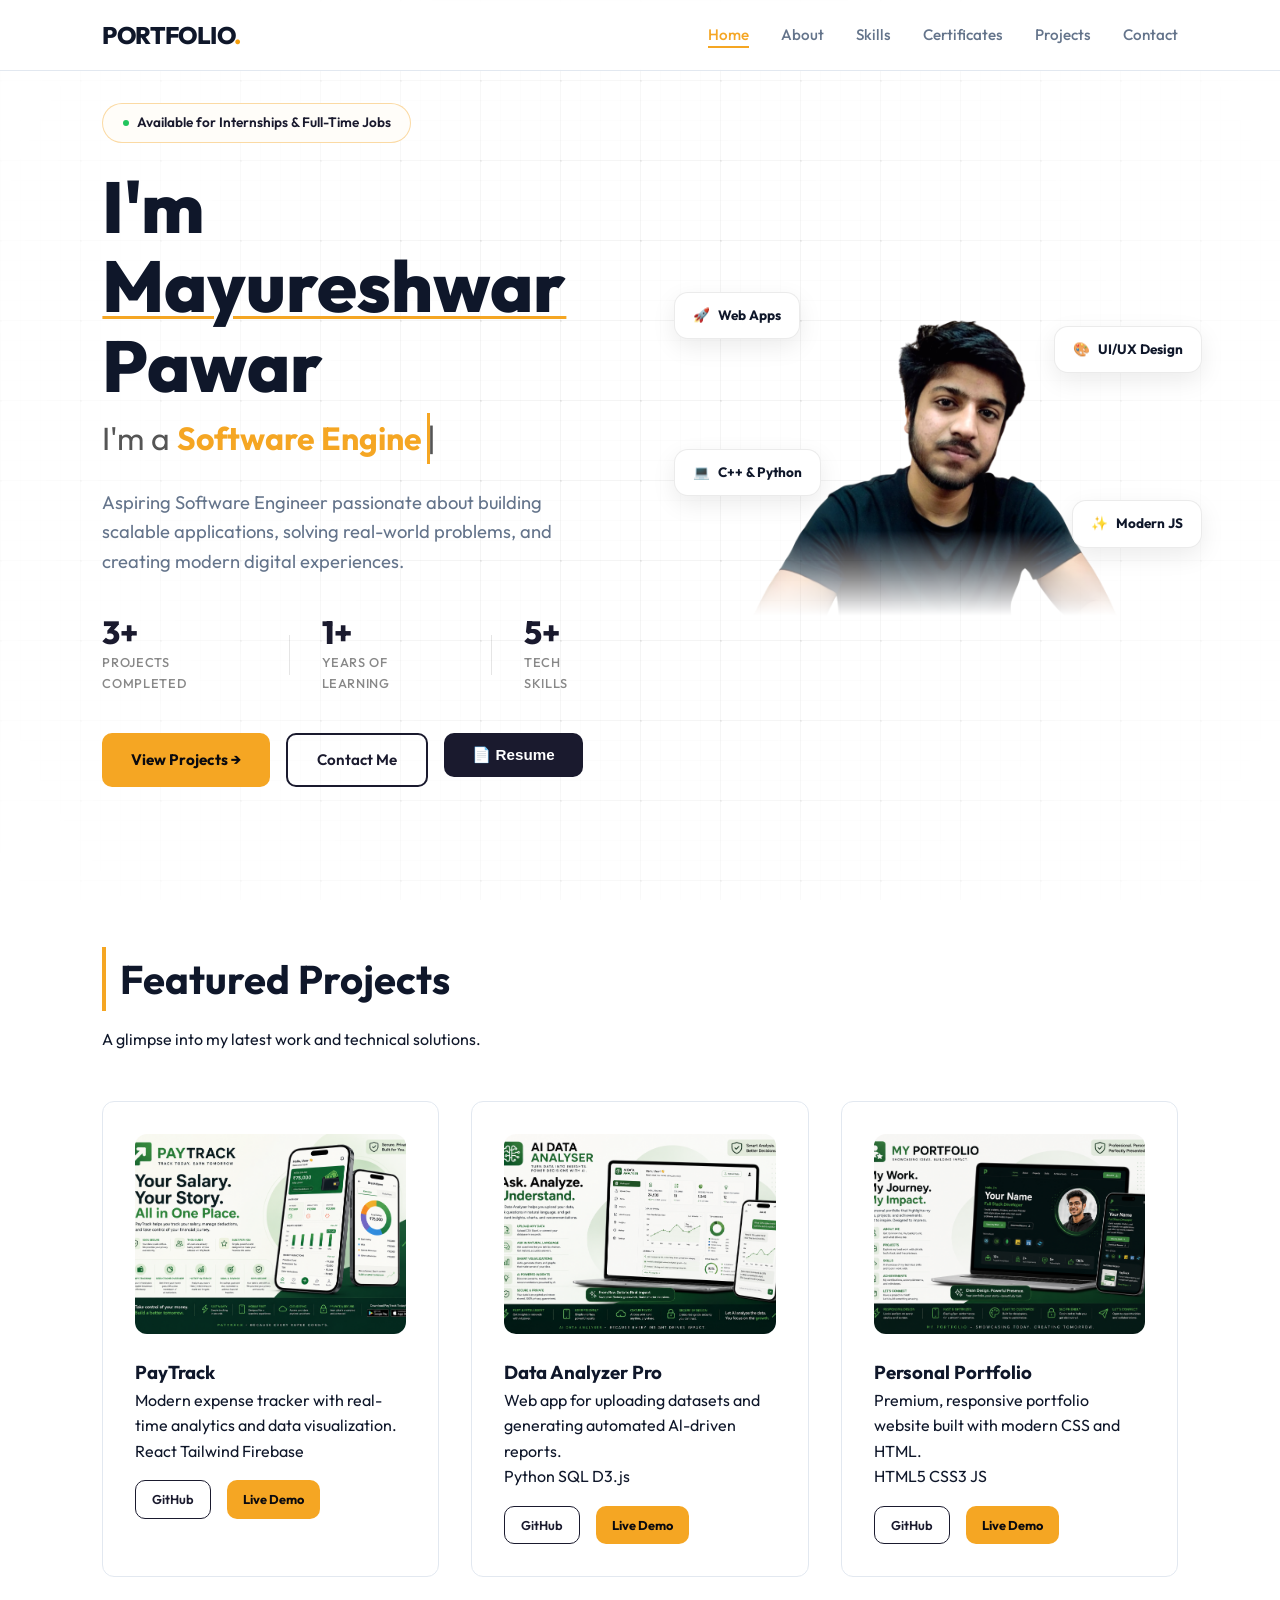
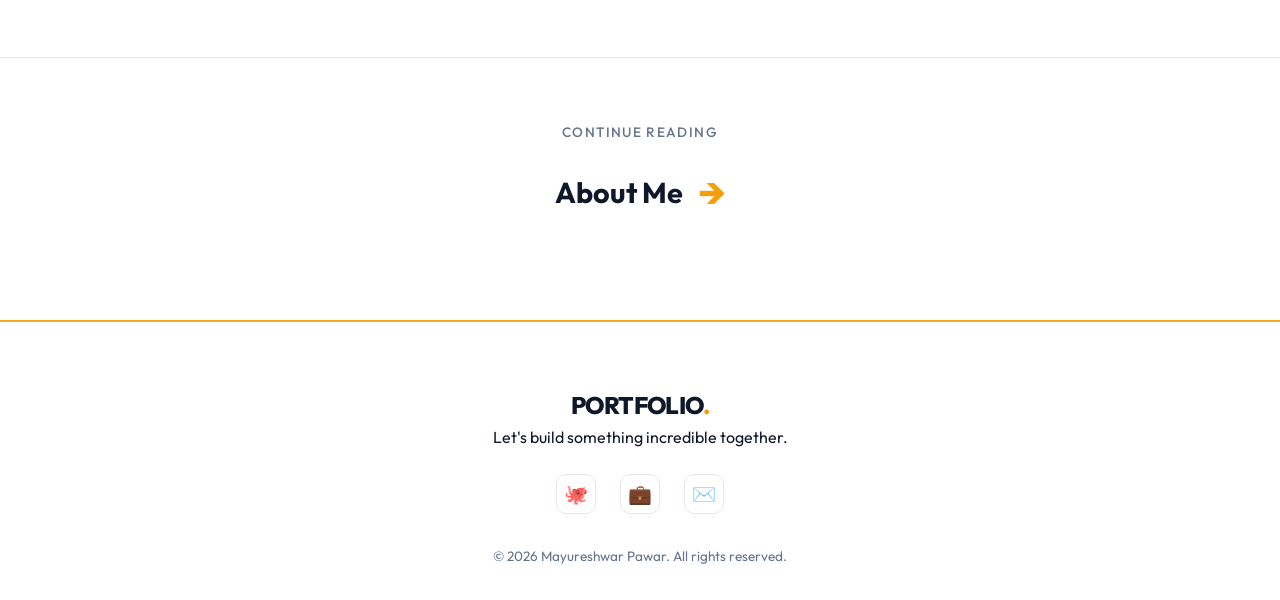
<file: index.html>
<!DOCTYPE html>
<html lang="en">
<head>
  <meta charset="UTF-8">
  <meta name="viewport" content="width=device-width, initial-scale=1.0">
  <title>Mayureshwar Pawar | Software Engineer</title>
  <link rel="stylesheet" href="style.css">
</head>
<body>

<header>
  <div class="logo">PORTFOLIO<span>.</span></div>
  <nav>
    <ul>
      <li><a href="index.html" class="nav-link active">Home</a></li>
      <li><a href="aboutme.html" class="nav-link">About</a></li>
      <li><a href="skills.html" class="nav-link">Skills</a></li>
      <li><a href="certificates.html" class="nav-link">Certificates</a></li>
      <li><a href="project.html" class="nav-link">Projects</a></li>
      <li><a href="contact.html" class="nav-link">Contact</a></li>
    </ul>
  </nav>
</header>

<main>
  <section class="hero">
    <div class="hero-content animate-fade-in">
      <span class="hero-tag">Available for Internships & Full-Time Jobs</span>
      <h1>I'm <span class="highlight-name">Mayureshwar</span> Pawar</h1>
      <div class="typing-container">
        I'm a <span id="typing-text"></span><span class="cursor">|</span>
      </div>
      <p>Aspiring Software Engineer passionate about building scalable applications, solving real-world problems, and creating modern digital experiences.</p>
      
      <div class="stats-row">
        <div class="stat-item">
          <span class="stat-num">3+</span>
          <span class="stat-label">Projects Completed</span>
        </div>
        <div class="stat-divider"></div>
        <div class="stat-item">
          <span class="stat-num">1+</span>
          <span class="stat-label">Years of Learning</span>
        </div>
        <div class="stat-divider"></div>
        <div class="stat-item">
          <span class="stat-num">5+</span>
          <span class="stat-label">Tech Skills</span>
        </div>
      </div>

      <div class="btn-group">
        <a href="project.html" class="btn btn-primary">View Projects →</a>
        <a href="contact.html" class="btn btn-secondary">Contact Me</a>
        <div class="resume-btn-container">
          <button class="btn btn-resume" type="button">📄 Resume</button>
          <div class="resume-hover-options">
            <a href="./Mayureshwar_Pawar_CV (1).pdf" target="_blank" class="resume-opt-btn view-opt" id="viewResumeLink">👁️ View</a>
            <a href="./Mayureshwar_Pawar_CV (1).pdf" download class="resume-opt-btn download-opt">↓ Download</a>
          </div>
        </div>
      </div>
    </div>
    <div class="hero-image animate-fade-in">
      <div class="cutout-container">
        <img src="i1-Photoroom.png" alt="Mayureshwar Pawar" class="photo-cutout">
        
        <div class="float-badge b1" style="animation-delay: 0s;">
          <span>🚀</span> Web Apps
        </div>
        <div class="float-badge b2" style="animation-delay: 0.8s;">
          <span>🎨</span> UI/UX Design
        </div>
        <div class="float-badge b3" style="animation-delay: 1.6s;">
          <span>💻</span> C++ & Python
        </div>
        <div class="float-badge b4" style="animation-delay: 2.4s;">
          <span>✨</span> Modern JS
        </div>
      </div>
    </div>
  </section>

  <section class="featured-projects">
    <div class="section-header">
      <h2>Featured Projects</h2>
      <p>A glimpse into my latest work and technical solutions.</p>
    </div>
    <div class="grid-3">
      <div class="card-premium project-card">
        <div class="project-img">
          <img src="paytrackposter.png" alt="PayTrack">
        </div>
        <div class="project-info">
          <h3>PayTrack</h3>
          <p>Modern expense tracker with real-time analytics and data visualization.</p>
          <div class="tag-list">
            <span class="tag">React</span>
            <span class="tag">Tailwind</span>
            <span class="tag">Firebase</span>
          </div>
          <div class="btn-group" style="margin-top: 1rem;">
            <a href="https://github.com/mayureshwar120/PAYTRACK" target="_blank" rel="noopener noreferrer" class="btn btn-secondary project-btn-github">GitHub</a>
            <a href="https://github.com/mayureshwar120/PAYTRACK/releases/download/v1.0/app-debug.apk" target="_blank" rel="noopener noreferrer" class="btn btn-primary project-btn-live">Live Demo</a>
          </div>
        </div>
      </div>
      
      <div class="card-premium project-card">
        <div class="project-img">
          <img src="dataanalyserPoster.png" alt="Data Analyzer Pro">
        </div>
        <div class="project-info">
          <h3>Data Analyzer Pro</h3>
          <p>Web app for uploading datasets and generating automated Al-driven reports.</p>
          <div class="tag-list">
            <span class="tag">Python</span>
            <span class="tag">SQL</span>
            <span class="tag">D3.js</span>
          </div>
          <div class="btn-group" style="margin-top: 1rem;">
            <a href="https://github.com/mayureshwar120/DigData" target="_blank" rel="noopener noreferrer" class="btn btn-secondary project-btn-github">GitHub</a>
            <a href="https://dig-data-git-main-mayursakhi6-9313s-projects.vercel.app/" target="_blank" rel="noopener noreferrer" class="btn btn-primary project-btn-live">Live Demo</a>
          </div>
        </div>
      </div>

      <div class="card-premium project-card">
        <div class="project-img">
          <img src="portfolioPoster.png" alt="Personal Portfolio">
        </div>
        <div class="project-info">
          <h3>Personal Portfolio</h3>
          <p>Premium, responsive portfolio website built with modern CSS and HTML.</p>
          <div class="tag-list">
            <span class="tag">HTML5</span>
            <span class="tag">CSS3</span>
            <span class="tag">JS</span>
          </div>
          <div class="btn-group" style="margin-top: 1rem;">
            <a href="https://github.com/mayureshwar120/mayureshwar1_portfolio" target="_blank" rel="noopener noreferrer" class="btn btn-secondary project-btn-github">GitHub</a>
            <a href="https://mayureshwar1-portfolio-4iua7f98r-mayursakhi6-9313s-projects.vercel.app/index.html#" target="_blank" rel="noopener noreferrer" class="btn btn-primary project-btn-live">Live Demo</a>
          </div>
        </div>
      </div>
    </div>
  </section>

  <!-- Next Page Navigation -->
  <section class="next-page-nav animate-fade-in">
    <a href="aboutme.html" class="next-page-link">
      <span class="next-label">Continue reading</span>
      <div class="next-title">About Me <span>→</span></div>
    </a>
  </section>
</main>

<footer>
  <div class="footer-content">
    <div class="logo">PORTFOLIO<span>.</span></div>
    <p>Let's build something incredible together.</p>
    <div class="social-links">
      <a href="https://github.com/mayureshwar120" target="_blank" class="social-icon">🐙</a>
      <a href="https://www.linkedin.com/in/mayureshwar-pawar-181ab7392/" target="_blank" class="social-icon">💼</a>
      <a href="mailto:mayursakhi6@gmail.com" class="social-icon">✉️</a>
    </div>
  </div>
  <p style="font-size: 0.85rem; color: var(--text-muted);">&copy; 2026 Mayureshwar Pawar. All rights reserved.</p>
</footer>

<script>
  const textElement = document.getElementById('typing-text');
  const phrases = ["Software Engineer", "Web Developer", "UI/UX Designer", "Problem Solver"];
  let phraseIndex = 0;
  let charIndex = 0;
  let isDeleting = false;
  let typeSpeed = 100;

  function type() {
    const currentPhrase = phrases[phraseIndex];
    
    if (isDeleting) {
      charIndex--;
      typeSpeed = 50;
    } else {
      charIndex++;
      typeSpeed = 100;
    }

    textElement.textContent = currentPhrase.substring(0, charIndex);

    if (!isDeleting && charIndex === currentPhrase.length) {
      isDeleting = true;
      typeSpeed = 1500; // Pause at end
    } else if (isDeleting && charIndex === 0) {
      isDeleting = false;
      phraseIndex = (phraseIndex + 1) % phrases.length;
      typeSpeed = 500; // Pause before typing next
    }

    setTimeout(type, typeSpeed);
  }

  document.addEventListener('DOMContentLoaded', () => {
    type();

    // Toggle dropdown stay on click
    const resumeBtn = document.querySelector('.btn-resume');
    const resumeContainer = document.querySelector('.resume-btn-container');

    if (resumeBtn && resumeContainer) {
      resumeBtn.addEventListener('click', (e) => {
        e.stopPropagation();
        resumeContainer.classList.toggle('clicked');
      });

      // Close dropdown when clicking outside
      document.addEventListener('click', (e) => {
        if (!resumeContainer.contains(e.target)) {
          resumeContainer.classList.remove('clicked');
        }
      });
    }

    // Modal logic for Resume
    const resumeModal = document.getElementById('resumeModal');
    const resumeFrame = document.getElementById('resumeFrame');
    const viewResumeLink = document.getElementById('viewResumeLink');
    const closeResume = resumeModal ? resumeModal.querySelector('.close-modal') : null;

    if (viewResumeLink && resumeModal && resumeFrame) {
      viewResumeLink.addEventListener('click', (e) => {
        e.preventDefault();
        e.stopPropagation();
        
        // Open modal
        resumeFrame.src = viewResumeLink.getAttribute('href');
        resumeModal.style.display = 'flex';
        document.body.style.overflow = 'hidden';
      });
    }

    if (closeResume && resumeModal && resumeFrame) {
      closeResume.onclick = function() {
        resumeModal.style.display = 'none';
        resumeFrame.src = '';
        document.body.style.overflow = 'auto';
      }
    }

    window.addEventListener('click', (event) => {
      if (event.target == resumeModal) {
        resumeModal.style.display = 'none';
        resumeFrame.src = '';
        document.body.style.overflow = 'auto';
      }
    });
  });
</script>

<!-- Resume Modal -->
<div id="resumeModal" class="modal">
  <div class="modal-content">
    <span class="close-modal">&times;</span>
    <iframe id="resumeFrame" src="" frameborder="0" style="width: 100%; height: 80vh; border-radius: 10px;"></iframe>
  </div>
</div>

</body>
</html>
</file>
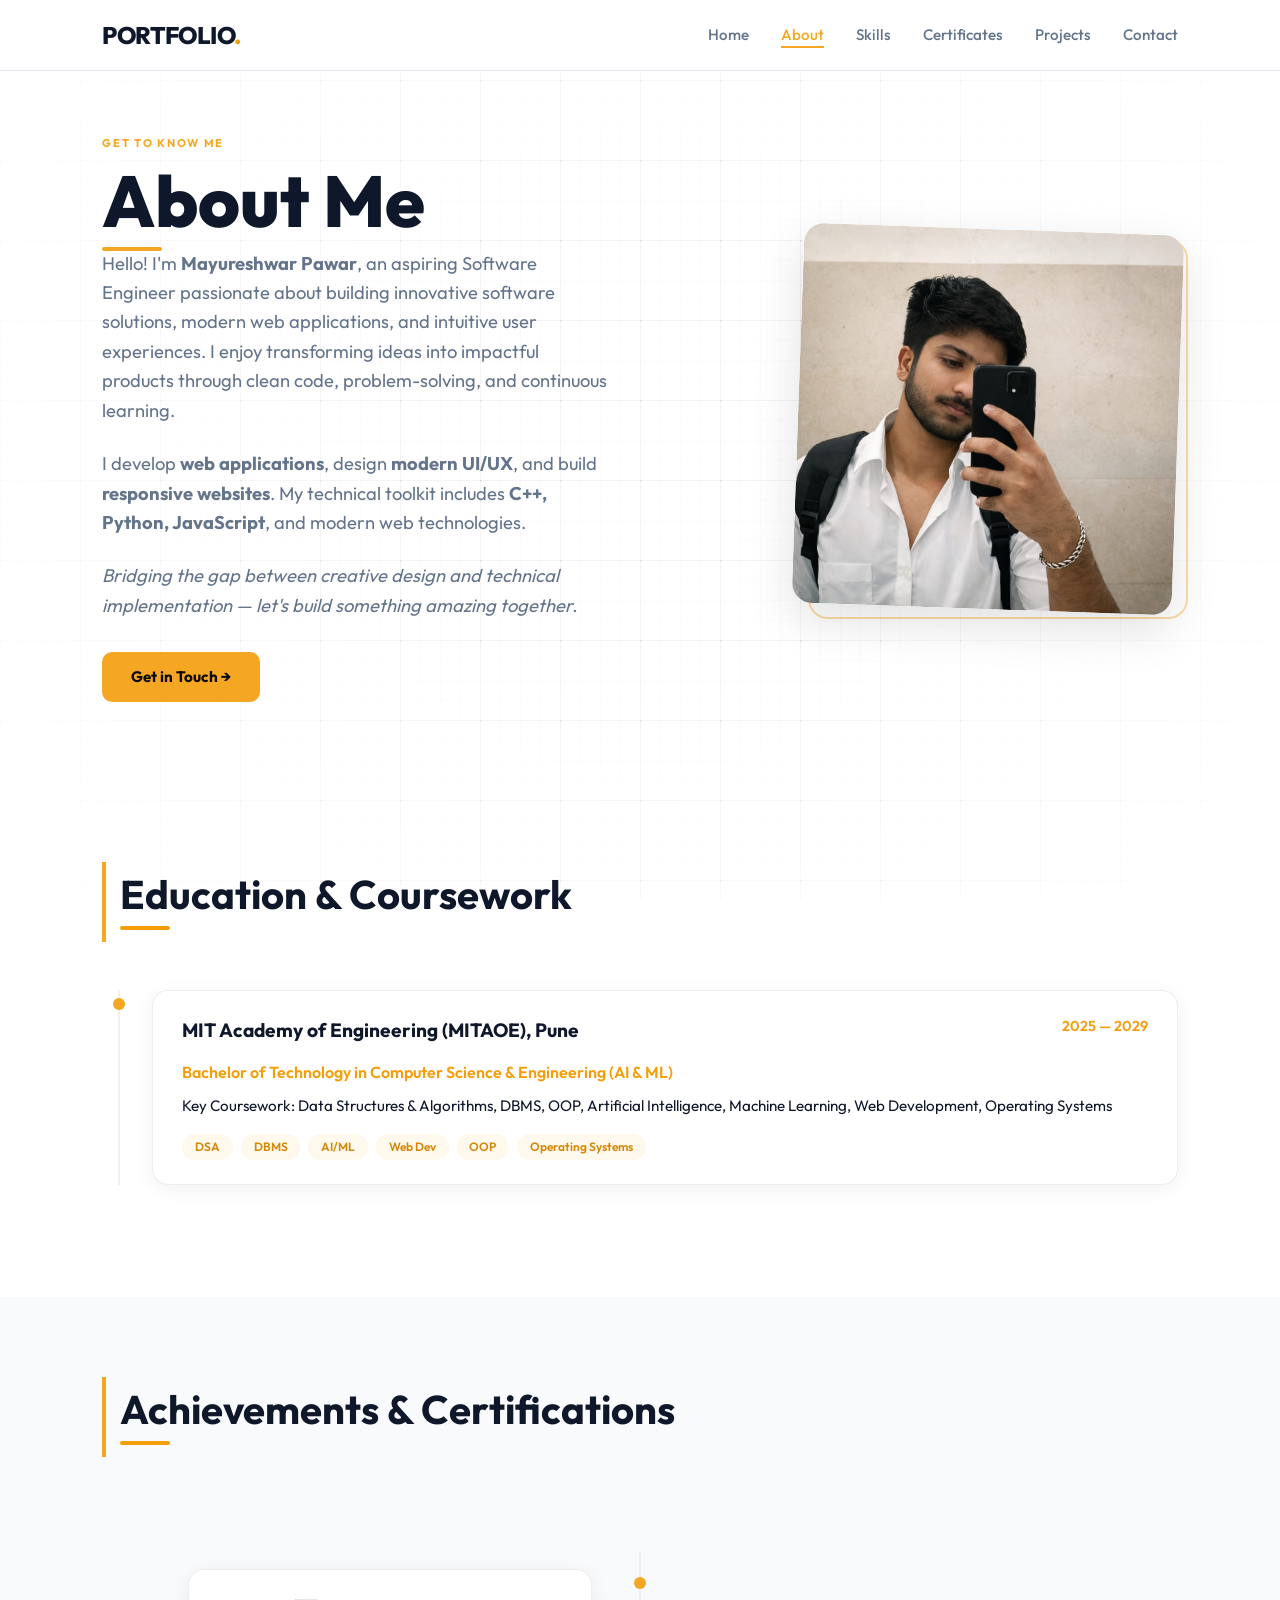
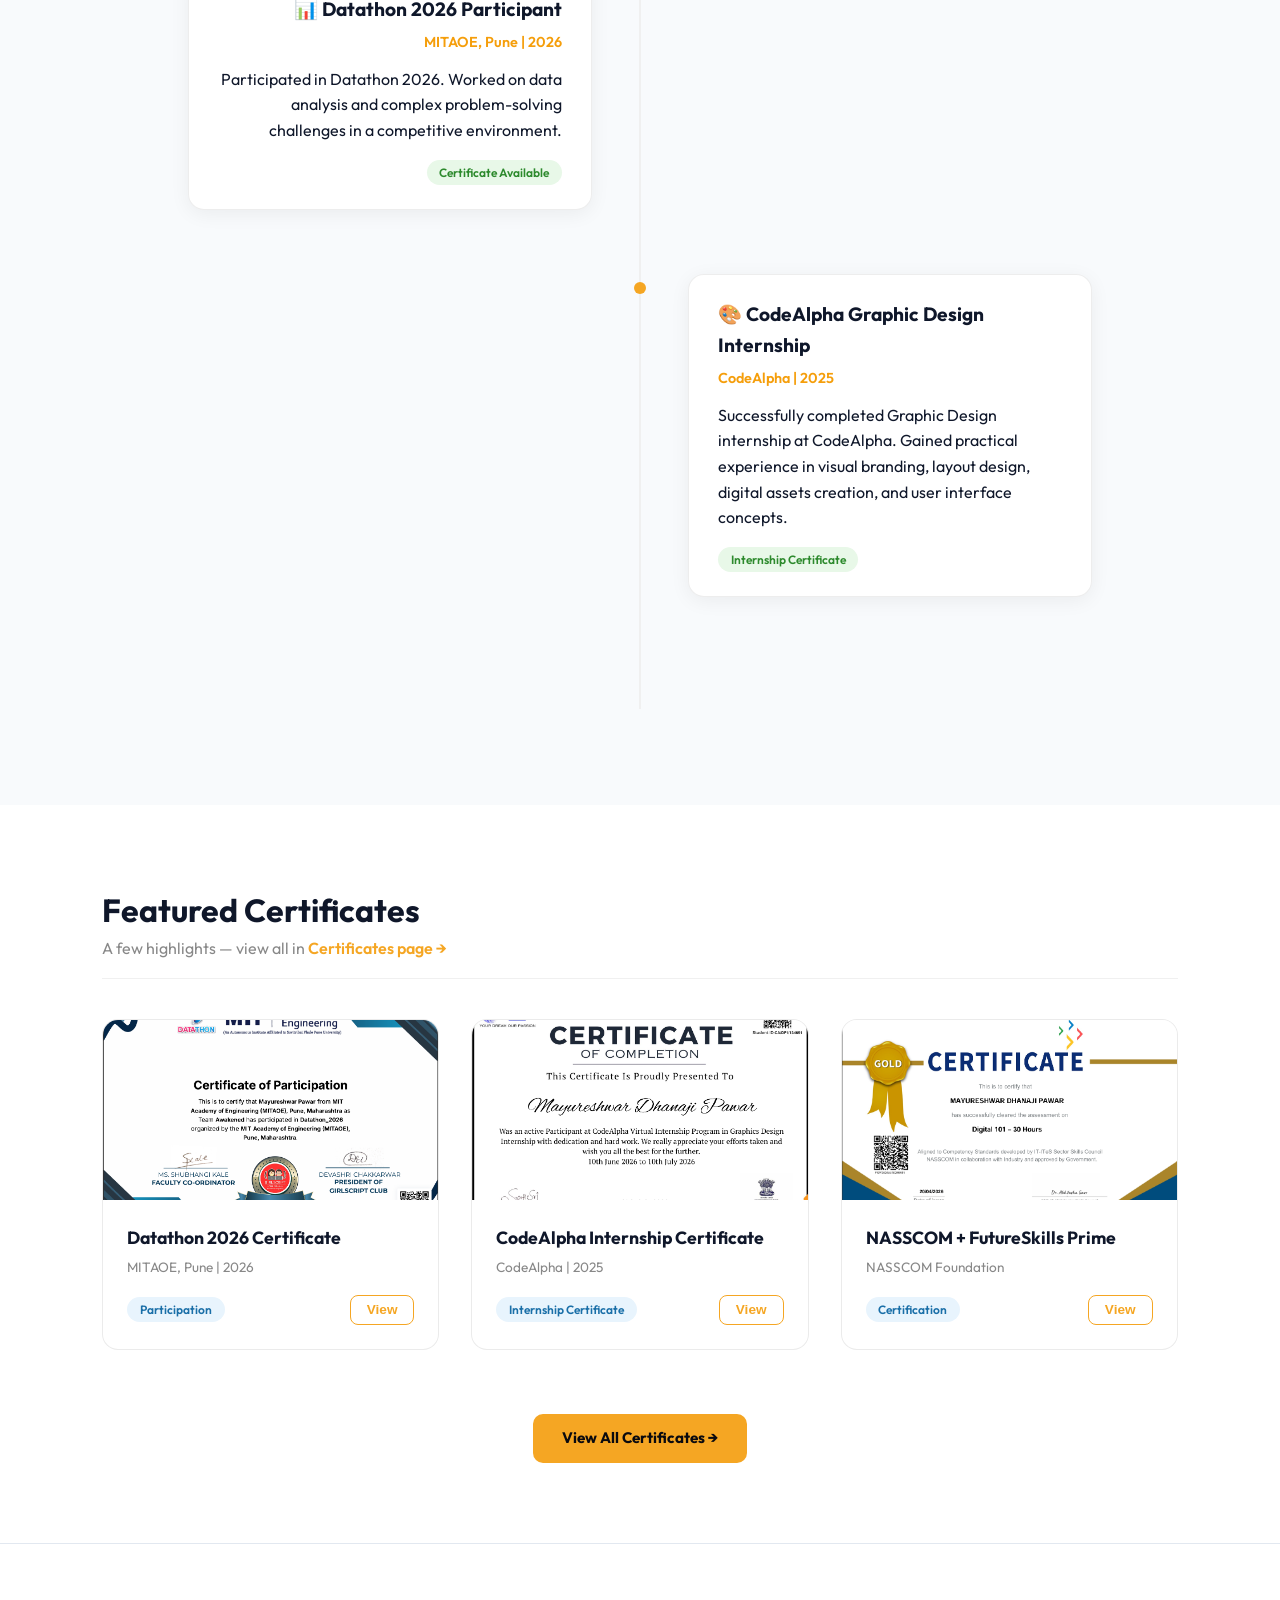
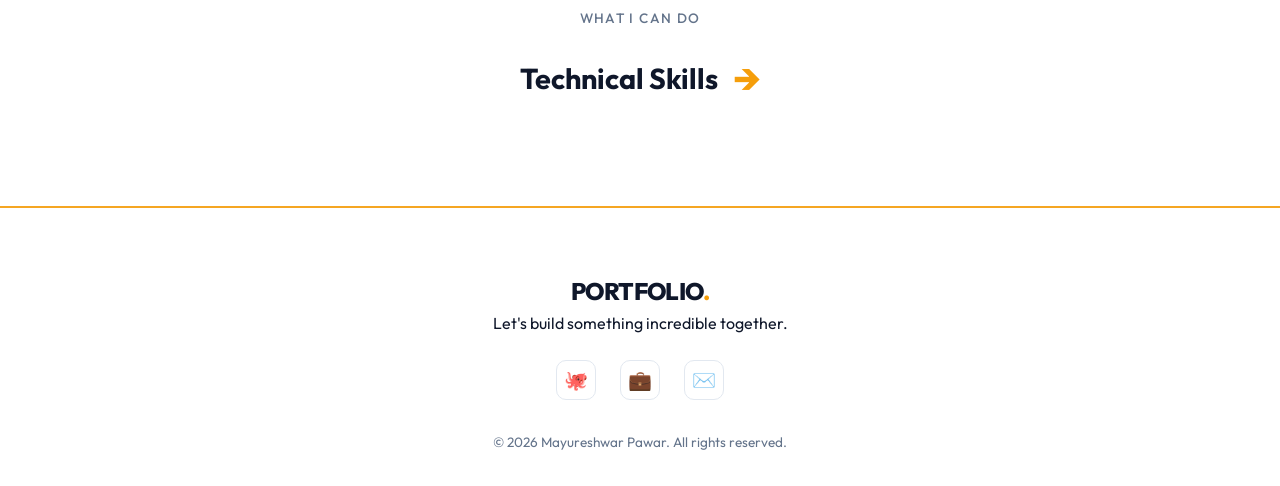
<file: aboutme.html>
<!DOCTYPE html>
<html lang="en">
<head>
  <meta charset="UTF-8">
  <meta name="viewport" content="width=device-width, initial-scale=1.0">
  <title>About Me | Mayureshwar Pawar</title>
  <link rel="stylesheet" href="style.css">
</head>
<body>

<header>
  <div class="logo">PORTFOLIO<span>.</span></div>
  <nav>
    <ul>
      <li><a href="index.html" class="nav-link">Home</a></li>
      <li><a href="aboutme.html" class="nav-link active">About</a></li>
      <li><a href="skills.html" class="nav-link">Skills</a></li>
      <li><a href="certificates.html" class="nav-link">Certificates</a></li>
      <li><a href="project.html" class="nav-link">Projects</a></li>
      <li><a href="contact.html" class="nav-link">Contact</a></li>
    </ul>
  </nav>
</header>

<main>
  <!-- Hero Section -->
  <section class="about-hero animate-fade-in">
    <div class="hero-content">
      <span class="label-gold">Get to know me</span>
      <h1 class="heading-about">About Me</h1>
      <p>Hello! I'm <strong>Mayureshwar Pawar</strong>, an aspiring Software Engineer passionate about building innovative software solutions, modern web applications, and intuitive user experiences. I enjoy transforming ideas into impactful products through clean code, problem-solving, and continuous learning.</p>
      
      <p>I develop <strong>web applications</strong>, design <strong>modern UI/UX</strong>, and build <strong>responsive websites</strong>. My technical toolkit includes <strong>C++, Python, JavaScript</strong>, and modern web technologies.</p>
      
      <p class="bio-italic">Bridging the gap between creative design and technical implementation — let's build something amazing together.</p>

      <div class="btn-group">
        <a href="contact.html" class="btn btn-primary" style="background:#f5a623; color:#0a0a0f; border-radius:10px;">Get in Touch →</a>
      </div>
    </div>
    <div class="hero-image">
      <div class="photo-wrapper">
        <div class="photo-frame-accent"></div>
        <div class="photo-card">
          <img src="mayur.jpg" alt="Mayureshwar Pawar">
        </div>
      </div>
    </div>
  </section>

  <!-- Education Section -->
  <section class="education-section">
    <div class="section-header" style="border-left: 4px solid #f5a623; padding-left: 14px;">
      <h2>Education & Coursework</h2>
    </div>
    
    <div class="education-timeline">
      <div class="edu-item animate-fade-in">
        <div class="edu-dot"></div>
        <div class="timeline-card">
          <div style="display: flex; justify-content: space-between; align-items: flex-start; margin-bottom: 0.5rem;">
            <h3>MIT Academy of Engineering (MITAOE), Pune</h3>
            <span class="timeline-date">2025 — 2029</span>
          </div>
          <p style="color: var(--primary); font-weight: 600; margin-bottom: 0.5rem;">Bachelor of Technology in Computer Science & Engineering (AI & ML)</p>
          <p style="font-size: 0.95rem;">Key Coursework: Data Structures & Algorithms, DBMS, OOP, Artificial Intelligence, Machine Learning, Web Development, Operating Systems</p>
          <div class="pill-container">
            <span class="pill pill-course">DSA</span>
            <span class="pill pill-course">DBMS</span>
            <span class="pill pill-course">AI/ML</span>
            <span class="pill pill-course">Web Dev</span>
            <span class="pill pill-course">OOP</span>
            <span class="pill pill-course">Operating Systems</span>
          </div>
        </div>
      </div>
    </div>
  </section>

  <!-- Achievements & Certifications Timeline -->
  <section class="achievements-timeline" style="background: var(--bg-alt); padding-top: 5rem; padding-bottom: 5rem;">
    <div class="section-header" style="border-left: 4px solid #f5a623; padding-left: 14px; margin-bottom: 4rem;">
      <h2>Achievements & Certifications</h2>
    </div>

    <div class="timeline-container">
      <div class="timeline-line"></div>
      
      <!-- Entry 1 -->
      <div class="timeline-item left animate-fade-in">
        <div class="timeline-dot"></div>
        <div class="timeline-card">
          <h3>📊 Datathon 2026 Participant</h3>
          <p class="timeline-date">MITAOE, Pune | 2026</p>
          <p>Participated in Datathon 2026. Worked on data analysis and complex problem-solving challenges in a competitive environment.</p>
          <div class="pill-container">
            <span class="pill pill-award">Certificate Available</span>
          </div>
        </div>
      </div>

      <!-- Entry 2 -->
      <div class="timeline-item right animate-fade-in" style="animation-delay: 0.2s;">
        <div class="timeline-dot"></div>
        <div class="timeline-card">
          <h3>🎨 CodeAlpha Graphic Design Internship</h3>
          <p class="timeline-date">CodeAlpha | 2025</p>
          <p>Successfully completed Graphic Design internship at CodeAlpha. Gained practical experience in visual branding, layout design, digital assets creation, and user interface concepts.</p>
          <div class="pill-container">
            <span class="pill pill-award">Internship Certificate</span>
          </div>
        </div>
      </div>
    </div>
  </section>

  <!-- Featured Certificates Section -->
  <section class="featured-certificates">
    <div class="about-featured-header">
      <div>
        <h2 style="font-size: 2rem; font-weight: 700;">Featured Certificates</h2>
        <p style="color: #888;">A few highlights — view all in <a href="certificates.html" style="color: #f5a623; font-weight: 600;">Certificates page →</a></p>
      </div>
    </div>

    <div class="certificates-grid">
      <!-- Card 1 -->
      <div class="cert-card">
        <div class="cert-img-area">
          <img src="certificatets previews/datathon.png" alt="Datathon 2026 Preview">
        </div>
        <div class="cert-info">
          <h3>Datathon 2026 Certificate</h3>
          <p class="cert-issuer">MITAOE, Pune | 2026</p>
          <div class="cert-footer">
            <span class="pill pill-certification">Participation</span>
            <button class="btn-cert-view" onclick="openModal('certificates/datathone_participation.pdf')">View</button>
          </div>
        </div>
      </div>

      <!-- Card 2 -->
      <div class="cert-card">
        <div class="cert-img-area">
          <img src="certificatets previews/codealpha internship certificate.png" alt="CodeAlpha Internship Certificate Preview">
        </div>
        <div class="cert-info">
          <h3>CodeAlpha Internship Certificate</h3>
          <p class="cert-issuer">CodeAlpha | 2025</p>
          <div class="cert-footer">
            <span class="pill pill-certification">Internship Certificate</span>
            <button class="btn-cert-view" onclick="openModal('certificates/codealpha internship certificate.pdf')">View</button>
          </div>
        </div>
      </div>

      <!-- Card 3 -->
      <div class="cert-card">
        <div class="cert-img-area">
          <img src="certificatets previews/nasscom_futureskill.png" alt="NASSCOM Preview">
        </div>
        <div class="cert-info">
          <h3>NASSCOM + FutureSkills Prime</h3>
          <p class="cert-issuer">NASSCOM Foundation</p>
          <div class="cert-footer">
            <span class="pill pill-certification">Certification</span>
            <button class="btn-cert-view" onclick="openModal('certificates/nasscom_futureskill.pdf')">View</button>
          </div>
        </div>
      </div>
    </div>

    <div style="text-align: center; margin-top: 4rem;">
      <a href="certificates.html" class="btn btn-primary" style="background:#f5a623; color:#0a0a0f; border-radius:10px;">View All Certificates →</a>
    </div>
  </section>

  <!-- Next Page Navigation -->
  <section class="next-page-nav animate-fade-in">
    <a href="skills.html" class="next-page-link">
      <span class="next-label">What I can do</span>
      <div class="next-title">Technical Skills <span>→</span></div>
    </a>
  </section>
</main>

<footer>
  <div class="footer-content">
    <div class="logo">PORTFOLIO<span>.</span></div>
    <p>Let's build something incredible together.</p>
    <div class="social-links">
      <a href="https://github.com/mayureshwar120" target="_blank" class="social-icon">🐙</a>
      <a href="https://www.linkedin.com/in/mayureshwar-pawar-181ab7392/" target="_blank" class="social-icon">💼</a>
      <a href="mailto:mayursakhi6@gmail.com" class="social-icon">✉️</a>
    </div>
  </div>
  <p style="font-size: 0.85rem; color: var(--text-muted);">&copy; 2026 Mayureshwar Pawar. All rights reserved.</p>
</footer>

<!-- Certificate Modal -->
<div id="certModal" class="modal">
  <div class="modal-content">
    <span class="close-modal">&times;</span>
    <iframe id="certFrame" src="" frameborder="0" style="width: 100%; height: 80vh; border-radius: 10px;"></iframe>
  </div>
</div>

<script>
  function openModal(filePath) {
    const modal = document.getElementById('certModal');
    const frame = document.getElementById('certFrame');
    frame.src = filePath;
    modal.style.display = 'flex';
    document.body.style.overflow = 'hidden';
  }

  const closeModal = document.querySelector('.close-modal');
  const modal = document.getElementById('certModal');

  if (closeModal) {
    closeModal.onclick = function() {
      modal.style.display = 'none';
      document.getElementById('certFrame').src = '';
      document.body.style.overflow = 'auto';
    }
  }

  window.onclick = function(event) {
    if (event.target == modal) {
      modal.style.display = 'none';
      document.getElementById('certFrame').src = '';
      document.body.style.overflow = 'auto';
    }
  }
</script>

</body>
</html>
</file>
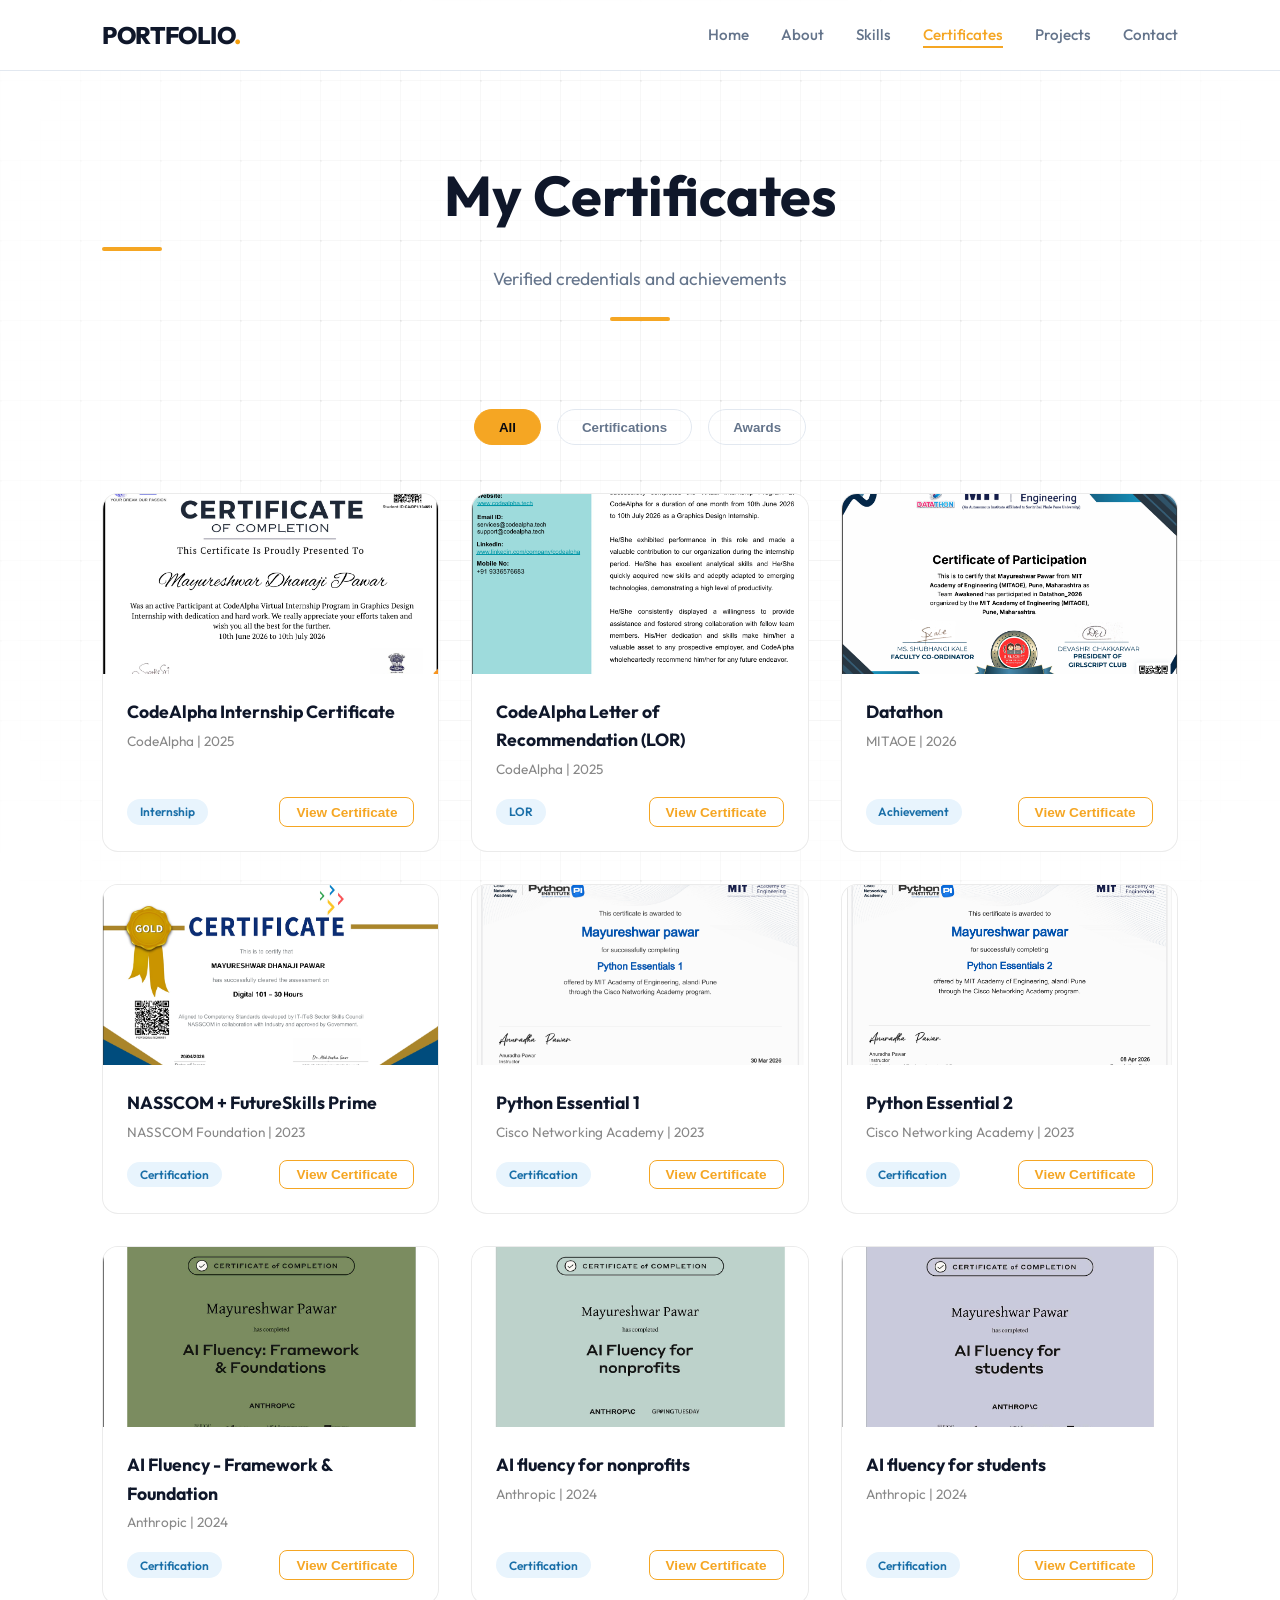
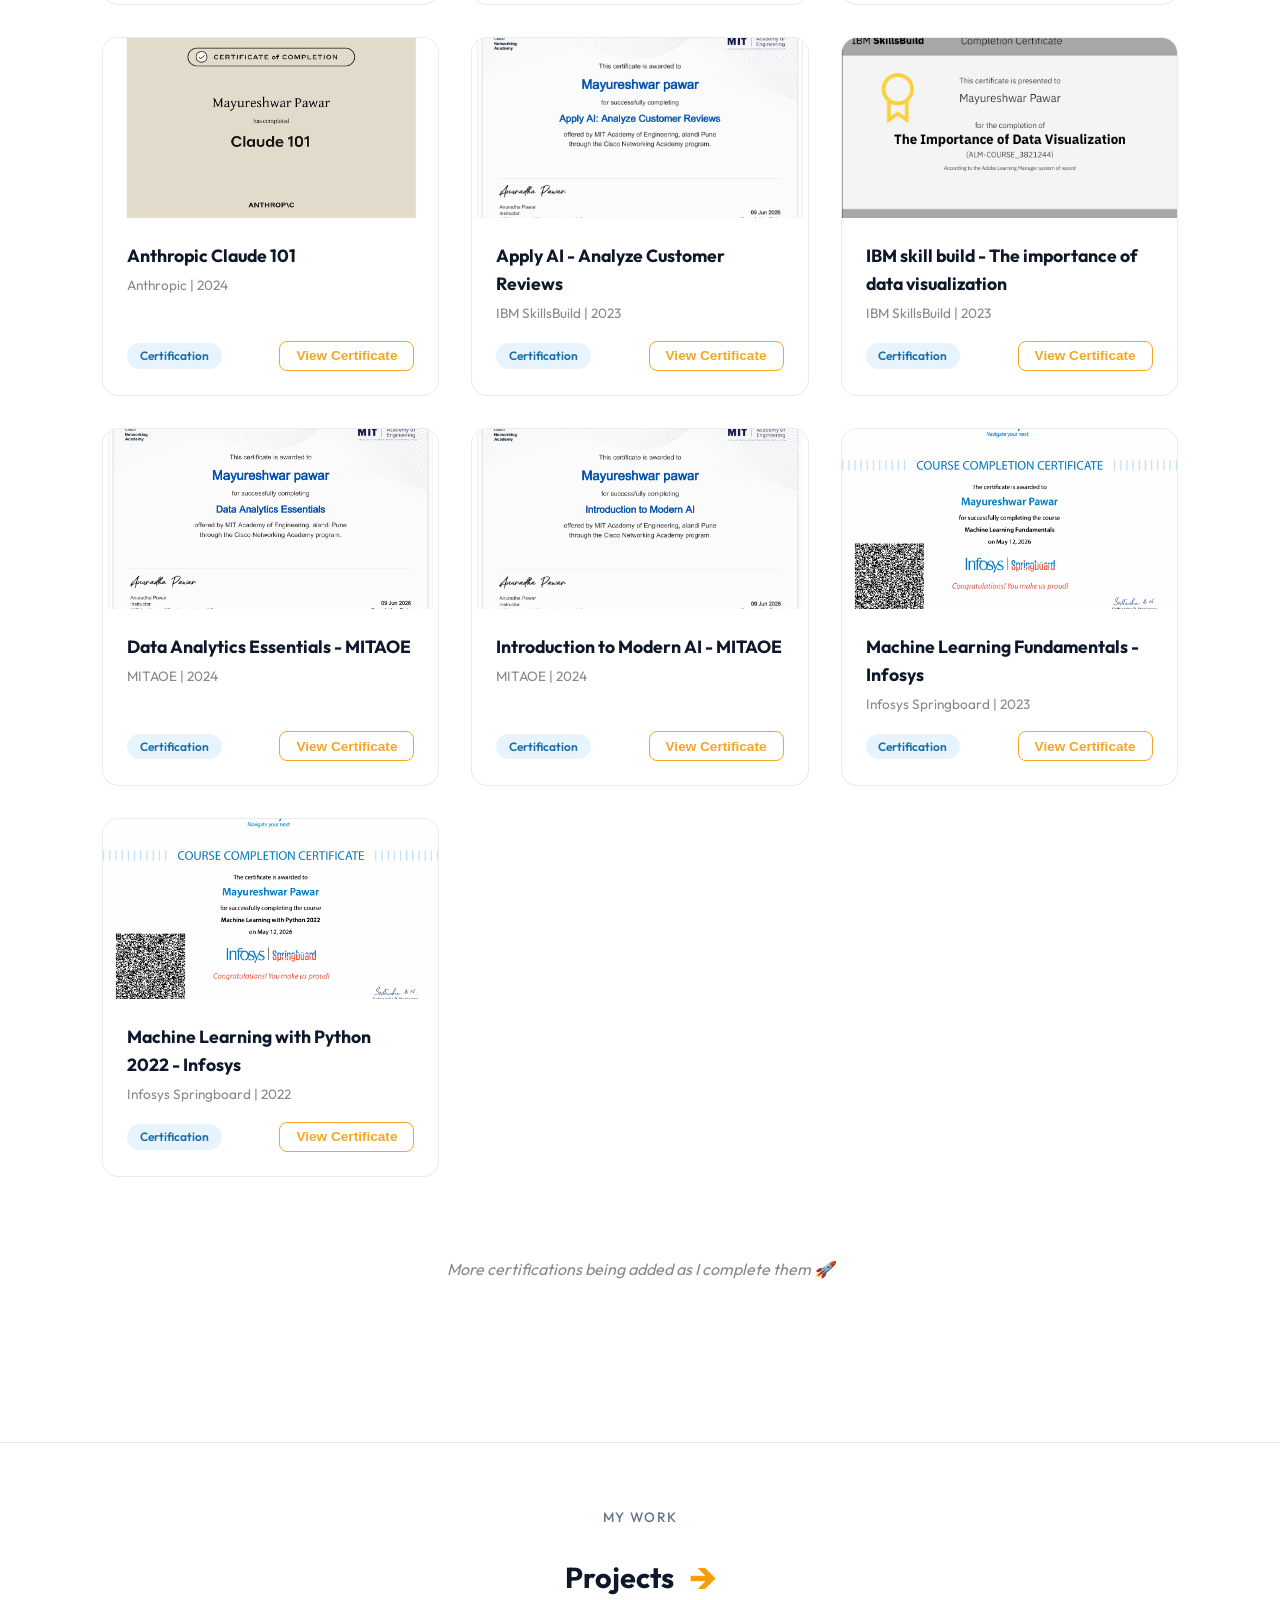
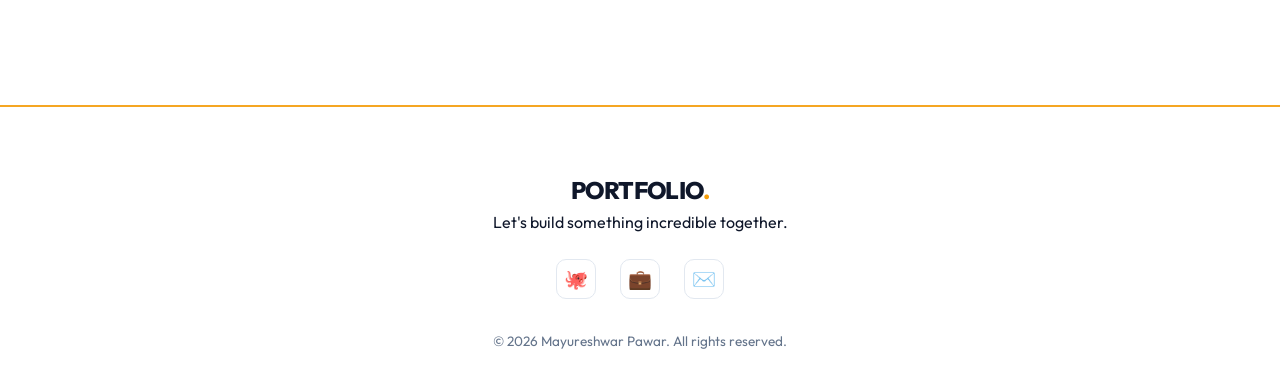
<file: certificates.html>
<!DOCTYPE html>
<html lang="en">
<head>
  <meta charset="UTF-8">
  <meta name="viewport" content="width=device-width, initial-scale=1.0">
  <title>Certificates | Mayureshwar Pawar</title>
  <link rel="stylesheet" href="style.css">
</head>
<body>

<header>
  <div class="logo">PORTFOLIO<span>.</span></div>
  <nav>
    <ul>
      <li><a href="index.html" class="nav-link">Home</a></li>
      <li><a href="aboutme.html" class="nav-link">About</a></li>
      <li><a href="skills.html" class="nav-link">Skills</a></li>
      <li><a href="certificates.html" class="nav-link active">Certificates</a></li>
      <li><a href="project.html" class="nav-link">Projects</a></li>
      <li><a href="contact.html" class="nav-link">Contact</a></li>
    </ul>
  </nav>
</header>

<main>
  <section class="certificates-hero" style="padding-top: 5rem; padding-bottom: 2rem; text-align: center;">
    <div class="animate-fade-in">
      <h1 class="heading-about" style="display: block; margin: 0 auto 1.5rem auto;">My Certificates</h1>
      <p style="color: #64748b; font-size: 1.1rem;">Verified credentials and achievements</p>
      <div style="width: 60px; height: 4px; background: #f5a623; margin: 1.5rem auto; border-radius: 2px;"></div>
    </div>
  </section>

  <section class="certificates-gallery" style="padding-top: 0;">
    <div class="filter-row animate-fade-in">
      <button class="filter-btn active" data-filter="all">All</button>
      <button class="filter-btn" data-filter="certification">Certifications</button>
      <button class="filter-btn" data-filter="award">Awards</button>
    </div>

    <div class="grid-3" id="certificates-grid">
      <!-- CodeAlpha Internship Certificate -->
      <div class="cert-card" data-category="certification">
        <div class="cert-img-area">
          <img src="certificatets previews/codealpha internship certificate.png" alt="CodeAlpha Internship Certificate Preview">
        </div>
        <div class="cert-info">
          <h3>CodeAlpha Internship Certificate</h3>
          <p class="cert-issuer">CodeAlpha | 2025</p>
          <div class="cert-footer">
            <span class="pill pill-certification">Internship</span>
            <button class="btn-cert-view" onclick="openModal('certificates/codealpha internship certificate.pdf')">View Certificate</button>
          </div>
        </div>
      </div>

      <!-- CodeAlpha Letter of Recommendation (LOR) -->
      <div class="cert-card" data-category="certification">
        <div class="cert-img-area">
          <img src="certificatets previews/codealpha internship LOR.png" alt="CodeAlpha Internship LOR Preview">
        </div>
        <div class="cert-info">
          <h3>CodeAlpha Letter of Recommendation (LOR)</h3>
          <p class="cert-issuer">CodeAlpha | 2025</p>
          <div class="cert-footer">
            <span class="pill pill-certification">LOR</span>
            <button class="btn-cert-view" onclick="openModal('certificates/codealpha internship LOR.pdf')">View Certificate</button>
          </div>
        </div>
      </div>

      <!-- 1. Datathon -->
      <div class="cert-card" data-category="certification">
        <div class="cert-img-area">
          <img src="certificatets previews/datathon.png" alt="Datathon Preview">
        </div>
        <div class="cert-info">
          <h3>Datathon</h3>
          <p class="cert-issuer">MITAOE | 2026</p>
          <div class="cert-footer">
            <span class="pill pill-certification">Achievement</span>
            <button class="btn-cert-view" onclick="openModal('certificates/datathone_participation.pdf')">View Certificate</button>
          </div>
        </div>
      </div>

      <!-- 2. NASSCOM + FutureSkills Prime -->
      <div class="cert-card" data-category="certification">
        <div class="cert-img-area">
          <img src="certificatets previews/nasscom_futureskill.png" alt="NASSCOM + FutureSkills Prime Preview">
        </div>
        <div class="cert-info">
          <h3>NASSCOM + FutureSkills Prime</h3>
          <p class="cert-issuer">NASSCOM Foundation | 2023</p>
          <div class="cert-footer">
            <span class="pill pill-certification">Certification</span>
            <button class="btn-cert-view" onclick="openModal('certificates/nasscom_futureskill.pdf')">View Certificate</button>
          </div>
        </div>
      </div>

      <!-- 3. Python Essential 1 -->
      <div class="cert-card" data-category="certification">
        <div class="cert-img-area">
          <img src="certificatets previews/python essential 1-cysco.png" alt="Python Essential 1 Preview">
        </div>
        <div class="cert-info">
          <h3>Python Essential 1</h3>
          <p class="cert-issuer">Cisco Networking Academy | 2023</p>
          <div class="cert-footer">
            <span class="pill pill-certification">Certification</span>
            <button class="btn-cert-view" onclick="openModal('certificates/Python_Essentials_1_certificate_mayursakhi6-gmail-com_99d26bb0-4130-4e52-83c9-53f289fd8d54.pdf')">View Certificate</button>
          </div>
        </div>
      </div>

      <!-- 4. Python Essential 2 -->
      <div class="cert-card" data-category="certification">
        <div class="cert-img-area">
          <img src="certificatets previews/python essential 2-cysco.png" alt="Python Essential 2 Preview">
        </div>
        <div class="cert-info">
          <h3>Python Essential 2</h3>
          <p class="cert-issuer">Cisco Networking Academy | 2023</p>
          <div class="cert-footer">
            <span class="pill pill-certification">Certification</span>
            <button class="btn-cert-view" onclick="openModal('certificates/Python_Essentials_2_certificate_mayursakhi6-gmail-com_fa8a78d2-c033-4a3b-b2e7-76ad53d83d2d.pdf')">View Certificate</button>
          </div>
        </div>
      </div>

      <!-- 5. AI Fluency - Framework & Foundation -->
      <div class="cert-card" data-category="certification">
        <div class="cert-img-area">
          <img src="certificatets previews/ai_fluency_foundation.png" alt="AI Fluency - Framework & Foundation Preview">
        </div>
        <div class="cert-info">
          <h3>AI Fluency - Framework & Foundation</h3>
          <p class="cert-issuer">Anthropic | 2024</p>
          <div class="cert-footer">
            <span class="pill pill-certification">Certification</span>
            <button class="btn-cert-view" onclick="openModal('certificates/antropic1.pdf')">View Certificate</button>
          </div>
        </div>
      </div>

      <!-- 6. AI Fluency for Nonprofits -->
      <div class="cert-card" data-category="certification">
        <div class="cert-img-area">
          <img src="certificatets previews/AI fluency for nonprofits.png" alt="AI Fluency for Nonprofits Preview">
        </div>
        <div class="cert-info">
          <h3>AI fluency for nonprofits</h3>
          <p class="cert-issuer">Anthropic | 2024</p>
          <div class="cert-footer">
            <span class="pill pill-certification">Certification</span>
            <button class="btn-cert-view" onclick="openModal('certificates/antropic2.pdf')">View Certificate</button>
          </div>
        </div>
      </div>

      <!-- 7. AI Fluency for Students -->
      <div class="cert-card" data-category="certification">
        <div class="cert-img-area">
          <img src="certificatets previews/AI fluency for students.png" alt="AI Fluency for Students Preview">
        </div>
        <div class="cert-info">
          <h3>AI fluency for students</h3>
          <p class="cert-issuer">Anthropic | 2024</p>
          <div class="cert-footer">
            <span class="pill pill-certification">Certification</span>
            <button class="btn-cert-view" onclick="openModal('certificates/antropic3.pdf')">View Certificate</button>
          </div>
        </div>
      </div>

      <!-- 8. Anthropic Claude 101 -->
      <div class="cert-card" data-category="certification">
        <div class="cert-img-area">
          <img src="certificatets previews/anthropic_claude_101.png" alt="Anthropic Claude 101 Preview">
        </div>
        <div class="cert-info">
          <h3>Anthropic Claude 101</h3>
          <p class="cert-issuer">Anthropic | 2024</p>
          <div class="cert-footer">
            <span class="pill pill-certification">Certification</span>
            <button class="btn-cert-view" onclick="openModal('certificates/antropic4.pdf')">View Certificate</button>
          </div>
        </div>
      </div>

      <!-- 9. Apply AI - Analyze Customer Reviews -->
      <div class="cert-card" data-category="certification">
        <div class="cert-img-area">
          <img src="certificatets previews/apply_ai_reviews.png" alt="Apply AI - Analyze Customer Reviews Preview">
        </div>
        <div class="cert-info">
          <h3>Apply AI - Analyze Customer Reviews</h3>
          <p class="cert-issuer">IBM SkillsBuild | 2023</p>
          <div class="cert-footer">
            <span class="pill pill-certification">Certification</span>
            <button class="btn-cert-view" onclick="openModal('certificates/apply_ai_reviews.pdf')">View Certificate</button>
          </div>
        </div>
      </div>

      <!-- 10. IBM Skill Build - Data Visualization -->
      <div class="cert-card" data-category="certification">
        <div class="cert-img-area">
          <img src="certificatets previews/IBM skill build - The importance of data visualization.png" alt="IBM Skill Build - Data Visualization Preview">
        </div>
        <div class="cert-info">
          <h3>IBM skill build - The importance of data visualization</h3>
          <p class="cert-issuer">IBM SkillsBuild | 2023</p>
          <div class="cert-footer">
            <span class="pill pill-certification">Certification</span>
            <button class="btn-cert-view" onclick="openModal('certificates/skillbuild_completion.pdf')">View Certificate</button>
          </div>
        </div>
      </div>

      <!-- 11. Data Analytics Essentials -->
      <div class="cert-card" data-category="certification">
        <div class="cert-img-area">
          <img src="certificatets previews/data_analytics_essentials.png" alt="Data Analytics Essentials Preview">
        </div>
        <div class="cert-info">
          <h3>Data Analytics Essentials - MITAOE</h3>
          <p class="cert-issuer">MITAOE | 2024</p>
          <div class="cert-footer">
            <span class="pill pill-certification">Certification</span>
            <button class="btn-cert-view" onclick="openModal('certificates/data_analytics_essentials.pdf')">View Certificate</button>
          </div>
        </div>
      </div>

      <!-- 12. Introduction to Modern AI -->
      <div class="cert-card" data-category="certification">
        <div class="cert-img-area">
          <img src="certificatets previews/intro_modern_ai.png" alt="Introduction to Modern AI Preview">
        </div>
        <div class="cert-info">
          <h3>Introduction to Modern AI - MITAOE</h3>
          <p class="cert-issuer">MITAOE | 2024</p>
          <div class="cert-footer">
            <span class="pill pill-certification">Certification</span>
            <button class="btn-cert-view" onclick="openModal('certificates/intro_modern_ai.pdf')">View Certificate</button>
          </div>
        </div>
      </div>

      <!-- 13. Machine Learning Fundamentals -->
      <div class="cert-card" data-category="certification">
        <div class="cert-img-area">
          <img src="certificatets previews/ml_fundamentals_infosys.png" alt="Machine Learning Fundamentals Preview">
        </div>
        <div class="cert-info">
          <h3>Machine Learning Fundamentals - Infosys</h3>
          <p class="cert-issuer">Infosys Springboard | 2023</p>
          <div class="cert-footer">
            <span class="pill pill-certification">Certification</span>
            <button class="btn-cert-view" onclick="openModal('certificates/ml_foundation_infosys.pdf')">View Certificate</button>
          </div>
        </div>
      </div>

      <!-- 14. Machine Learning with Python 2022 -->
      <div class="cert-card" data-category="certification">
        <div class="cert-img-area">
          <img src="certificatets previews/ml_python_2022_infosys.png" alt="Machine Learning with Python 2022 Preview">
        </div>
        <div class="cert-info">
          <h3>Machine Learning with Python 2022 - Infosys</h3>
          <p class="cert-issuer">Infosys Springboard | 2022</p>
          <div class="cert-footer">
            <span class="pill pill-certification">Certification</span>
            <button class="btn-cert-view" onclick="openModal('certificates/ml_python_infosys.pdf')">View Certificate</button>
          </div>
        </div>
      </div>
    </div>

    <div style="text-align: center; margin-top: 5rem; padding-bottom: 5rem;">
      <p style="font-style: italic; color: #888;">More certifications being added as I complete them 🚀</p>
    </div>
  </section>

  <!-- Next Page Navigation -->
  <section class="next-page-nav animate-fade-in">
    <a href="project.html" class="next-page-link">
      <span class="next-label">My Work</span>
      <div class="next-title">Projects <span>→</span></div>
    </a>
  </section>
</main>

<footer>
  <div class="footer-content">
    <div class="logo">PORTFOLIO<span>.</span></div>
    <p>Let's build something incredible together.</p>
    <div class="social-links">
      <a href="https://github.com/mayureshwar120" target="_blank" class="social-icon">🐙</a>
      <a href="https://www.linkedin.com/in/mayureshwar-pawar-181ab7392/" target="_blank" class="social-icon">💼</a>
      <a href="mailto:mayursakhi6@gmail.com" class="social-icon">✉️</a>
    </div>
  </div>
  <p style="font-size: 0.85rem; color: var(--text-muted);">&copy; 2026 Mayureshwar Pawar. All rights reserved.</p>
</footer>

<script>
  document.addEventListener('DOMContentLoaded', () => {
    const filterBtns = document.querySelectorAll('.filter-btn');
    const certCards = document.querySelectorAll('.cert-card');

    filterBtns.forEach(btn => {
      btn.addEventListener('click', () => {
        // Update active button
        filterBtns.forEach(b => b.classList.remove('active'));
        btn.classList.add('active');

        const filter = btn.getAttribute('data-filter');

        certCards.forEach(card => {
          if (filter === 'all' || card.getAttribute('data-category') === filter) {
            card.style.display = 'flex';
            card.style.animation = 'fadeInUp 0.5s ease forwards';
          } else {
            card.style.display = 'none';
          }
        });
      });
    });

    // Modal Closing Logic
    const closeModal = document.querySelector('.close-modal');
    const modal = document.getElementById('certModal');

    if (closeModal) {
      closeModal.onclick = function() {
        modal.style.display = 'none';
        document.getElementById('certFrame').src = '';
        document.body.style.overflow = 'auto';
      }
    }

    window.onclick = function(event) {
      if (event.target == modal) {
        modal.style.display = 'none';
        document.getElementById('certFrame').src = '';
        document.body.style.overflow = 'auto';
      }
    }
  });

  function openModal(filePath) {
    const modal = document.getElementById('certModal');
    const frame = document.getElementById('certFrame');
    frame.src = filePath;
    modal.style.display = 'flex';
    document.body.style.overflow = 'hidden';
  }
</script>

<!-- Certificate Modal -->
<div id="certModal" class="modal">
  <div class="modal-content">
    <span class="close-modal">&times;</span>
    <iframe id="certFrame" src="" frameborder="0" style="width: 100%; height: 80vh; border-radius: 10px;"></iframe>
  </div>
</div>

</body>
</html>
</file>
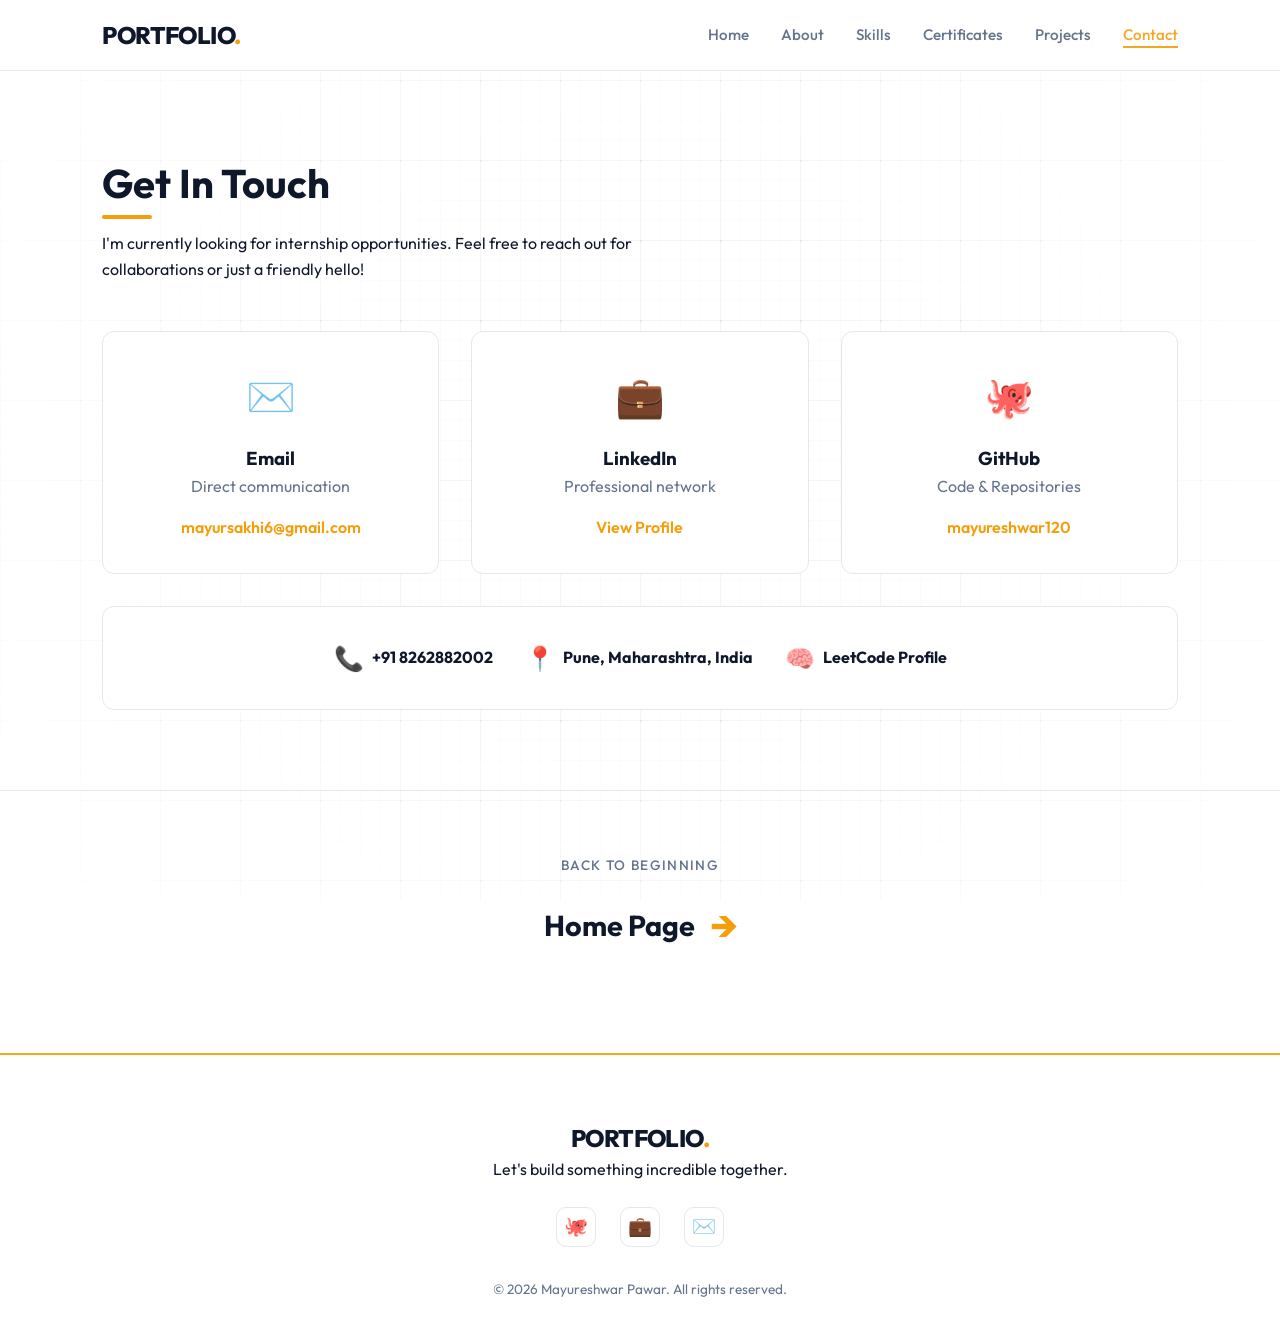
<file: contact.html>
<!DOCTYPE html>
<html lang="en">
<head>
  <meta charset="UTF-8">
  <meta name="viewport" content="width=device-width, initial-scale=1.0">
  <title>Contact | Mayureshwar Pawar</title>
  <link rel="stylesheet" href="style.css">
</head>
<body>

<header>
  <div class="logo">PORTFOLIO<span>.</span></div>
  <nav>
    <ul>
      <li><a href="index.html" class="nav-link">Home</a></li>
      <li><a href="aboutme.html" class="nav-link">About</a></li>
      <li><a href="skills.html" class="nav-link">Skills</a></li>
      <li><a href="certificates.html" class="nav-link">Certificates</a></li>
      <li><a href="project.html" class="nav-link">Projects</a></li>
      <li><a href="contact.html" class="nav-link active">Contact</a></li>
    </ul>
  </nav>
</header>

<main>
  <section class="contact-page">
    <div class="section-header">
      <h2>Get In Touch</h2>
      <p>I'm currently looking for internship opportunities. Feel free to reach out for collaborations or just a friendly hello!</p>
    </div>

    <div class="grid-3">
      <div class="card-premium" style="text-align: center;">
        <div style="font-size: 2.5rem; margin-bottom: 1rem;">✉️</div>
        <h3>Email</h3>
        <p style="color: var(--text-muted); margin-bottom: 1rem;">Direct communication</p>
        <a href="mailto:mayursakhi6@gmail.com" style="color: var(--primary); font-weight: 600;">mayursakhi6@gmail.com</a>
      </div>

      <div class="card-premium" style="text-align: center;">
        <div style="font-size: 2.5rem; margin-bottom: 1rem;">💼</div>
        <h3>LinkedIn</h3>
        <p style="color: var(--text-muted); margin-bottom: 1rem;">Professional network</p>
        <a href="https://www.linkedin.com/in/mayureshwar-pawar-181ab7392/" target="_blank" style="color: var(--primary); font-weight: 600;">View Profile</a>
      </div>

      <div class="card-premium" style="text-align: center;">
        <div style="font-size: 2.5rem; margin-bottom: 1rem;">🐙</div>
        <h3>GitHub</h3>
        <p style="color: var(--text-muted); margin-bottom: 1rem;">Code & Repositories</p>
        <a href="https://github.com/mayureshwar120" target="_blank" style="color: var(--primary); font-weight: 600;">mayureshwar120</a>
      </div>
    </div>

    <div class="card-premium" style="margin-top: 2rem; display: flex; align-items: center; justify-content: center; gap: 2rem; flex-wrap: wrap;">
       <div style="display: flex; align-items: center; gap: 0.5rem;">
         <span style="font-size: 1.5rem;">📞</span>
         <strong>+91 8262882002</strong>
       </div>
       <div style="display: flex; align-items: center; gap: 0.5rem;">
         <span style="font-size: 1.5rem;">📍</span>
         <strong>Pune, Maharashtra, India</strong>
       </div>
       <div style="display: flex; align-items: center; gap: 0.5rem;">
         <span style="font-size: 1.5rem;">🧠</span>
         <a href="https://leetcode.com/u/mayurpawar00/" target="_blank"><strong>LeetCode Profile</strong></a>
       </div>
    </div>
  </section>

  <!-- Next Page Navigation -->
  <section class="next-page-nav animate-fade-in">
    <a href="index.html" class="next-page-link">
      <span class="next-label">Back to beginning</span>
      <div class="next-title">Home Page <span>→</span></div>
    </a>
  </section>
</main>

<footer>
  <div class="footer-content">
    <div class="logo">PORTFOLIO<span>.</span></div>
    <p>Let's build something incredible together.</p>
    <div class="social-links">
      <a href="https://github.com/mayureshwar120" target="_blank" class="social-icon">🐙</a>
      <a href="https://www.linkedin.com/in/mayureshwar-pawar-181ab7392/" target="_blank" class="social-icon">💼</a>
      <a href="mailto:mayursakhi6@gmail.com" class="social-icon">✉️</a>
    </div>
  </div>
  <p style="font-size: 0.85rem; color: var(--text-muted);">&copy; 2026 Mayureshwar Pawar. All rights reserved.</p>
</footer>

</body>
</html>
</file>
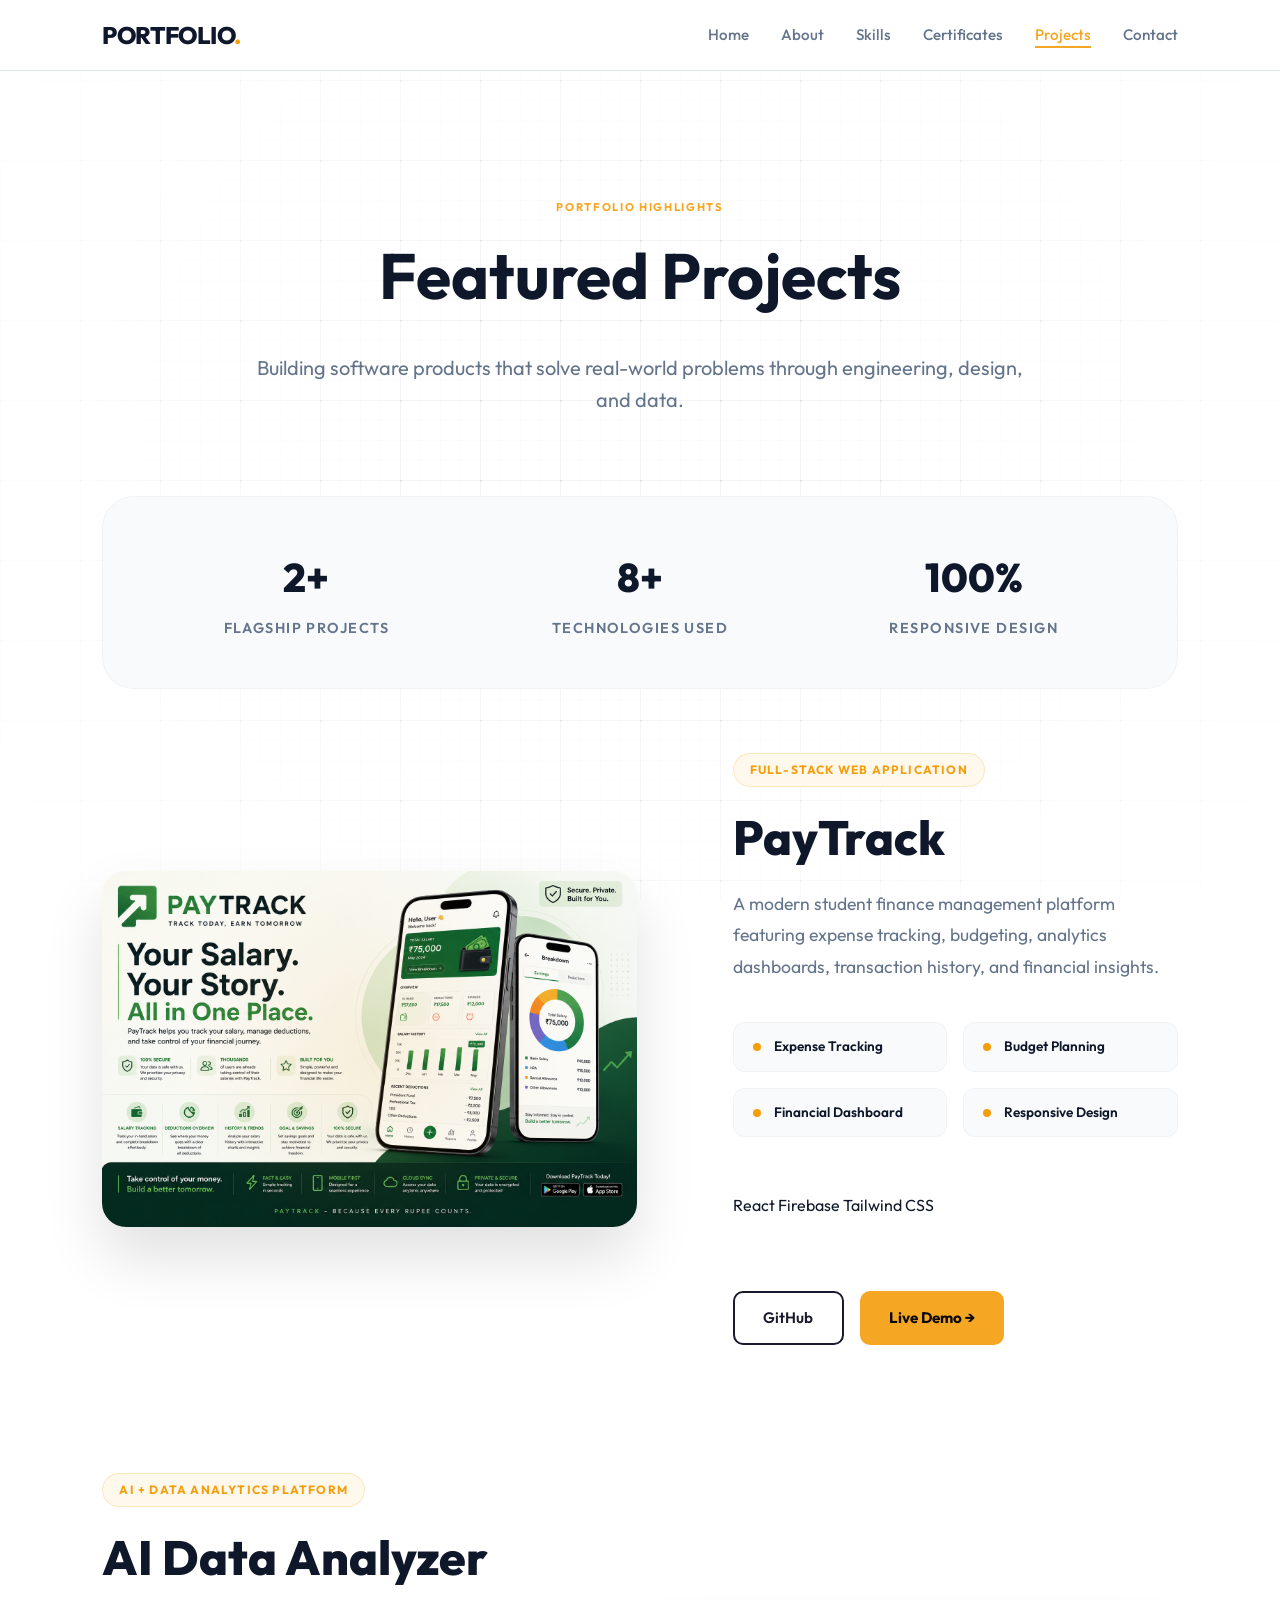
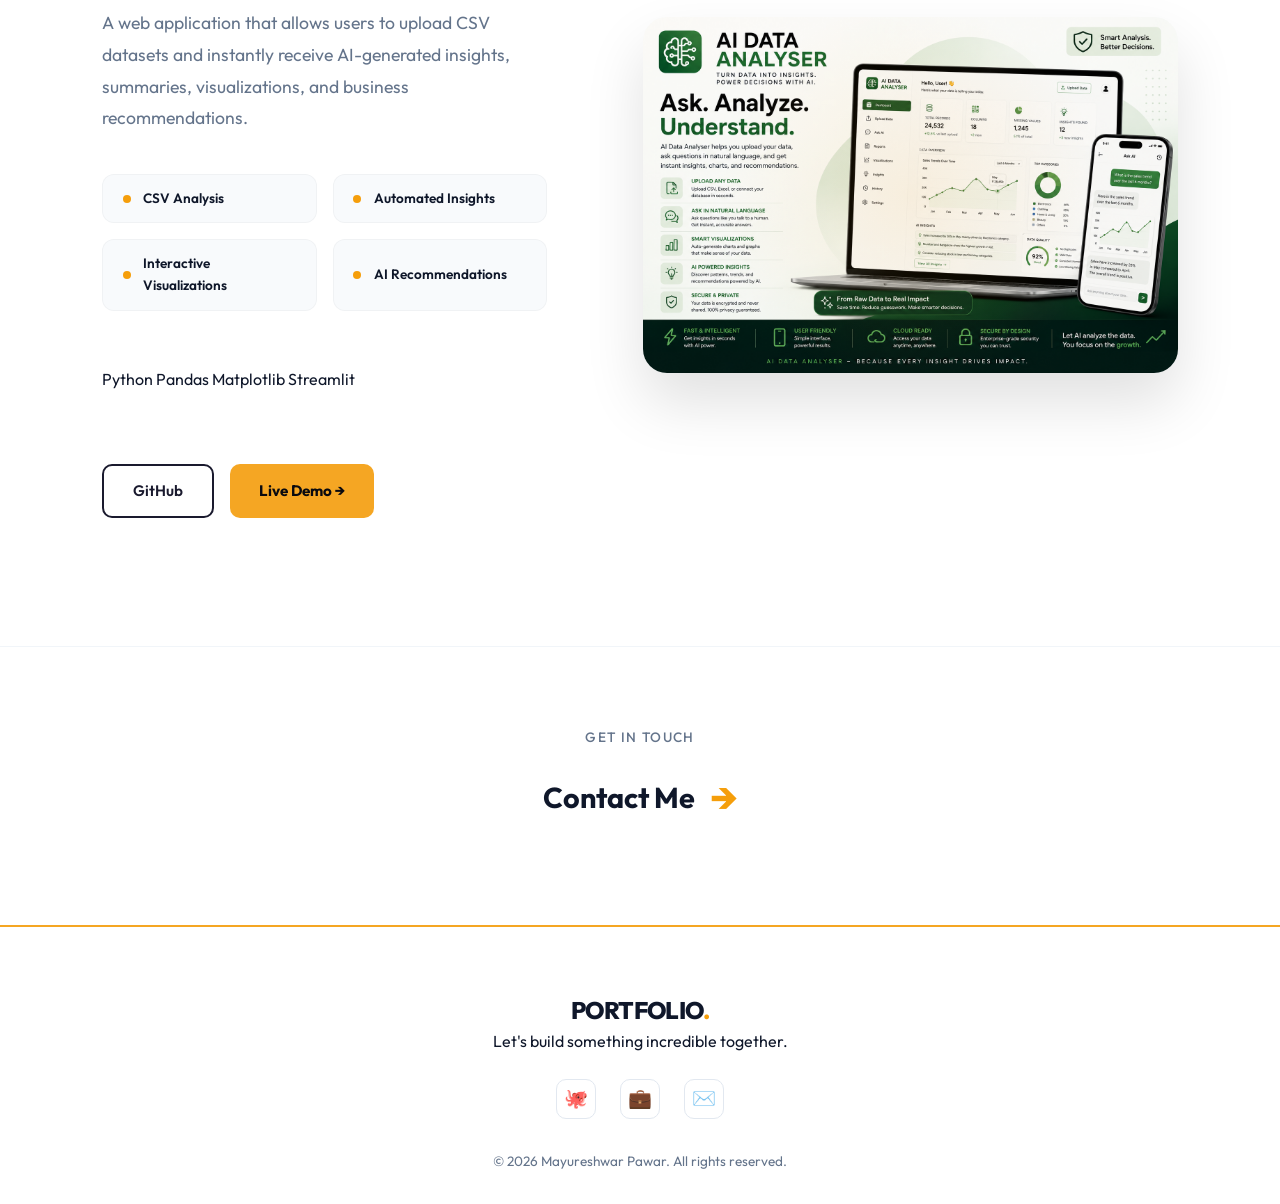
<file: project.html>
<!DOCTYPE html>
<html lang="en">
<head>
  <meta charset="UTF-8">
  <meta name="viewport" content="width=device-width, initial-scale=1.0">
  <title>Projects | Mayureshwar Pawar</title>
  <link rel="stylesheet" href="style.css">
</head>
<body>

<header>
  <div class="logo">PORTFOLIO<span>.</span></div>
  <nav>
    <ul>
      <li><a href="index.html" class="nav-link">Home</a></li>
      <li><a href="aboutme.html" class="nav-link">About</a></li>
      <li><a href="skills.html" class="nav-link">Skills</a></li>
      <li><a href="certificates.html" class="nav-link">Certificates</a></li>
      <li><a href="project.html" class="nav-link active">Projects</a></li>
      <li><a href="contact.html" class="nav-link">Contact</a></li>
    </ul>
  </nav>
</header>

<main>
  <!-- Hero Section -->
  <section class="projects-hero animate-fade-in">
    <span class="label-gold">Portfolio Highlights</span>
    <h1 style="font-size: 4rem; margin-bottom: 1.5rem; color: #0F172A;">Featured Projects</h1>
    <p style="color: #64748B; font-size: 1.25rem; max-width: 800px; margin: 0 auto;">Building software products that solve real-world problems through engineering, design, and data.</p>
    
    <!-- Projects Stats Bento -->
    <div class="projects-stats">
      <div class="stat-box">
        <h4>2+</h4>
        <p>Flagship Projects</p>
      </div>
      <div class="stat-box">
        <h4>8+</h4>
        <p>Technologies Used</p>
      </div>
      <div class="stat-box">
        <h4>100%</h4>
        <p>Responsive Design</p>
      </div>
    </div>
  </section>

  <!-- Projects Showcase -->
  <section class="flagship-showcase">
    <!-- Project 1: PayTrack -->
    <div class="project-item animate-fade-in">
      <div class="project-visual">
        <div class="project-mockup-wrapper">
          <img src="paytrackposter.png" alt="PayTrack Mockup">
          <div class="project-spotlight"></div>
        </div>
      </div>
      <div class="project-details">
        <span class="project-badge">Full-Stack Web Application</span>
        <h3>PayTrack</h3>
        <p>A modern student finance management platform featuring expense tracking, budgeting, analytics dashboards, transaction history, and financial insights.</p>
        
        <div class="project-metrics">
          <div class="metric-pill">
            <div class="metric-dot"></div>
            <span>Expense Tracking</span>
          </div>
          <div class="metric-pill">
            <div class="metric-dot"></div>
            <span>Budget Planning</span>
          </div>
          <div class="metric-pill">
            <div class="metric-dot"></div>
            <span>Financial Dashboard</span>
          </div>
          <div class="metric-pill">
            <div class="metric-dot"></div>
            <span>Responsive Design</span>
          </div>
        </div>

        <div class="tag-list" style="margin: 1rem 0;">
          <span class="tag">React</span>
          <span class="tag">Firebase</span>
          <span class="tag">Tailwind CSS</span>
        </div>

        <div class="btn-group">
          <a href="https://github.com/mayureshwar120/PAYTRACK" target="_blank" class="btn btn-secondary">GitHub</a>
          <a href="https://github.com/mayureshwar120/PAYTRACK/releases/download/v1.0/app-debug.apk" target="_blank" class="btn btn-primary" style="background:#f5a623; color:#0a0a0f;">Live Demo →</a>
        </div>
      </div>
    </div>

    <!-- Project 2: AI Data Analyzer -->
    <div class="project-item reverse animate-fade-in" style="animation-delay: 0.2s;">
      <div class="project-visual">
        <div class="project-mockup-wrapper">
          <img src="dataanalyserPoster.png" alt="AI Data Analyzer Mockup">
          <div class="project-spotlight"></div>
        </div>
      </div>
      <div class="project-details">
        <span class="project-badge">AI + Data Analytics Platform</span>
        <h3>AI Data Analyzer</h3>
        <p>A web application that allows users to upload CSV datasets and instantly receive AI-generated insights, summaries, visualizations, and business recommendations.</p>

        <div class="project-metrics">
          <div class="metric-pill">
            <div class="metric-dot"></div>
            <span>CSV Analysis</span>
          </div>
          <div class="metric-pill">
            <div class="metric-dot"></div>
            <span>Automated Insights</span>
          </div>
          <div class="metric-pill">
            <div class="metric-dot"></div>
            <span>Interactive Visualizations</span>
          </div>
          <div class="metric-pill">
            <div class="metric-dot"></div>
            <span>AI Recommendations</span>
          </div>
        </div>

        <div class="tag-list" style="margin: 1rem 0;">
          <span class="tag">Python</span>
          <span class="tag">Pandas</span>
          <span class="tag">Matplotlib</span>
          <span class="tag">Streamlit</span>
        </div>

        <div class="btn-group">
          <a href="https://github.com/mayureshwar120/DigData" target="_blank" class="btn btn-secondary">GitHub</a>
          <a href="https://dig-data-git-main-mayursakhi6-9313s-projects.vercel.app/" target="_blank" class="btn btn-primary" style="background:#f5a623; color:#0a0a0f;">Live Demo →</a>
        </div>
      </div>
    </div>
  </section>

  <!-- Next Page Navigation -->
  <section class="next-page-nav animate-fade-in" style="border-top: 1px solid #f1f5f9; padding-top: 5rem;">
    <a href="contact.html" class="next-page-link">
      <span class="next-label">Get in touch</span>
      <div class="next-title">Contact Me <span>→</span></div>
    </a>
  </section>
</main>

<script>
  document.addEventListener('mousemove', e => {
    const spotlights = document.querySelectorAll('.project-spotlight');
    spotlights.forEach(spotlight => {
      const parent = spotlight.parentElement;
      const rect = parent.getBoundingClientRect();
      const x = ((e.clientX - rect.left) / rect.width) * 100;
      const y = ((e.clientY - rect.top) / rect.height) * 100;
      spotlight.style.setProperty('--x', `${x}%`);
      spotlight.style.setProperty('--y', `${y}%`);
    });
  });
</script>

<footer>
  <div class="footer-content">
    <div class="logo">PORTFOLIO<span>.</span></div>
    <p>Let's build something incredible together.</p>
    <div class="social-links">
      <a href="https://github.com/mayureshwar120" target="_blank" class="social-icon">🐙</a>
      <a href="https://www.linkedin.com/in/mayureshwar-pawar-181ab7392/" target="_blank" class="social-icon">💼</a>
      <a href="mailto:mayursakhi6@gmail.com" class="social-icon">✉️</a>
    </div>
  </div>
  <p style="font-size: 0.85rem; color: var(--text-muted);">&copy; 2026 Mayureshwar Pawar. All rights reserved.</p>
</footer>

</body>
</html>
</file>
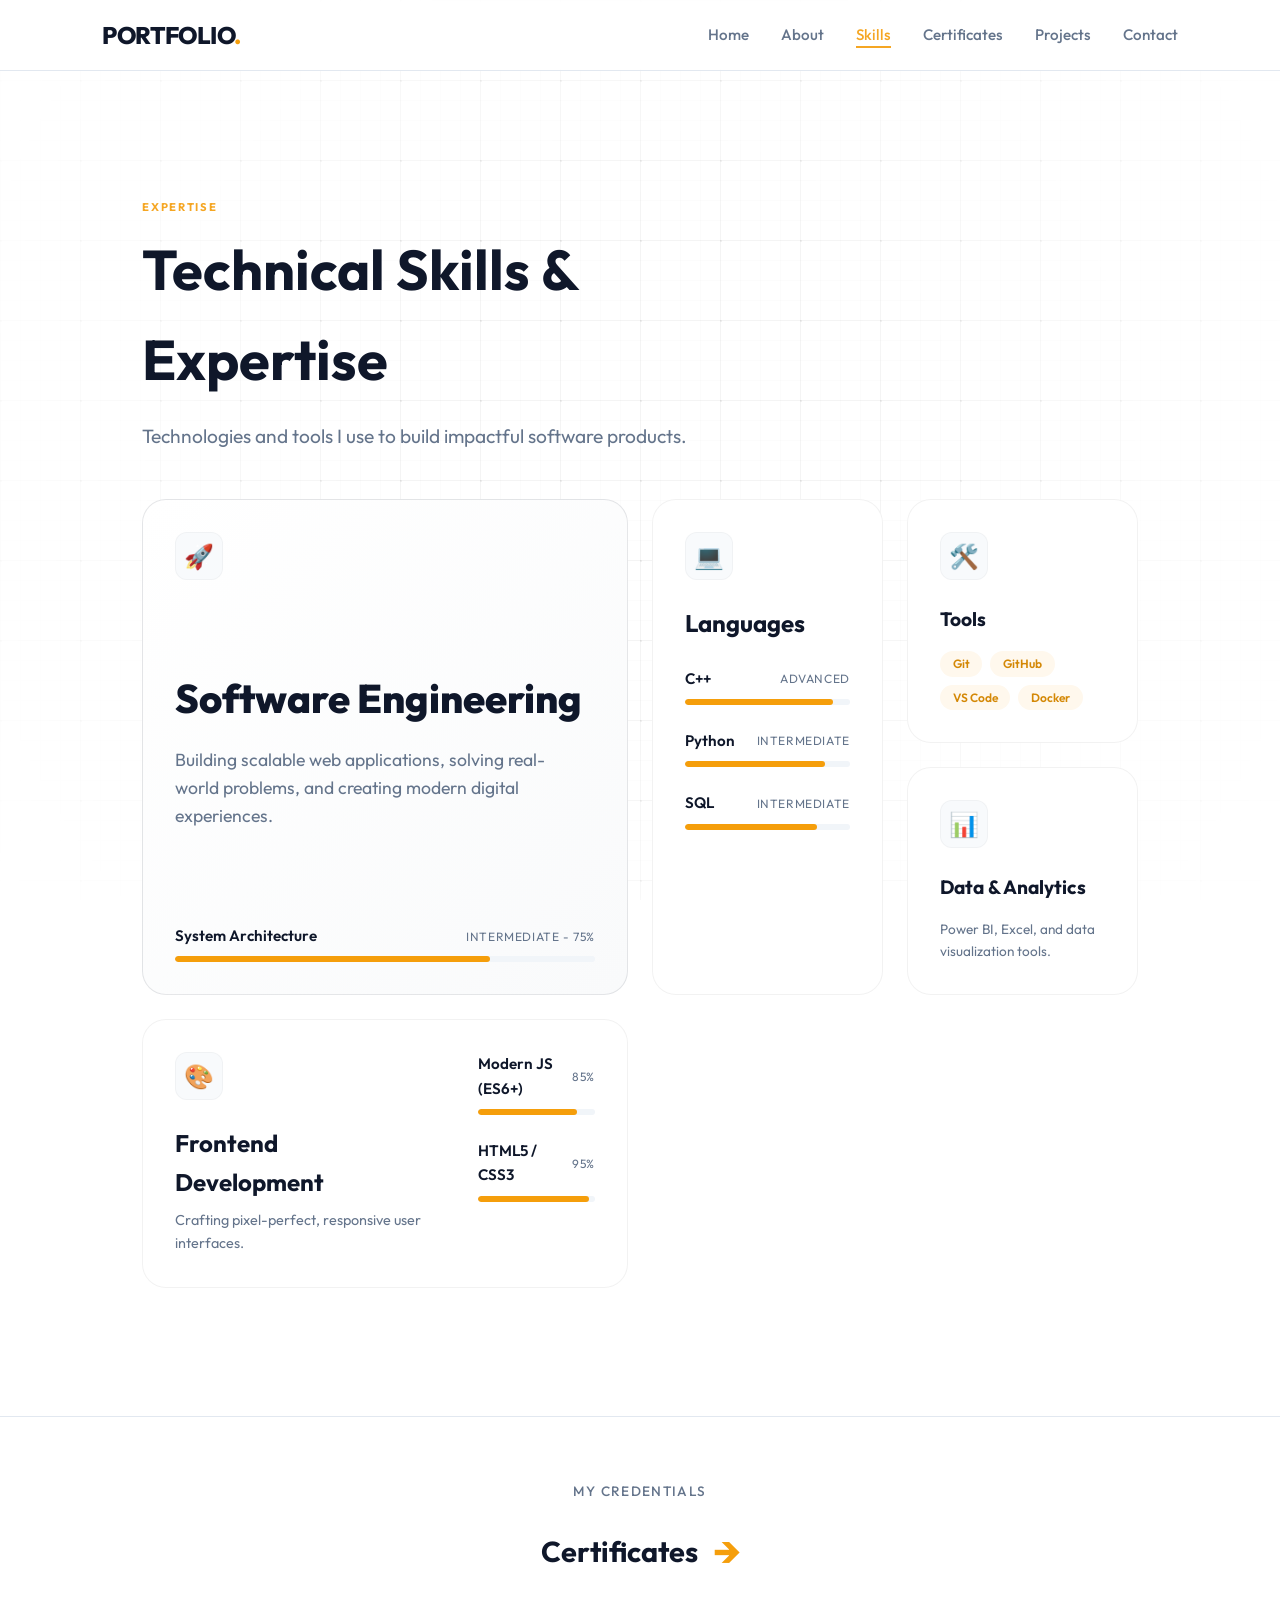
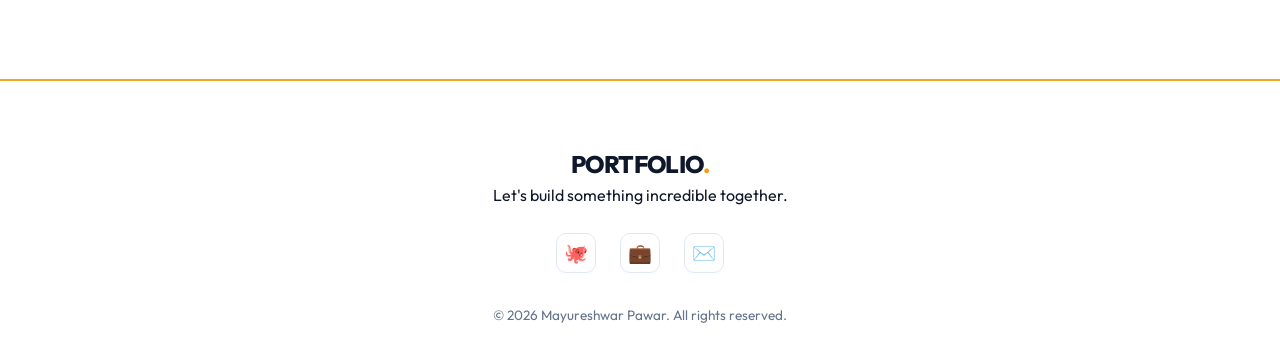
<file: skills.html>
<!DOCTYPE html>
<html lang="en">

<head>
  <meta charset="UTF-8">
  <meta name="viewport" content="width=device-width, initial-scale=1.0">
  <title>Skills | Mayureshwar Pawar</title>
  <link rel="stylesheet" href="style.css">
</head>

<body>

  <header>
    <div class="logo">PORTFOLIO<span>.</span></div>
    <nav>
      <ul>
        <li><a href="index.html" class="nav-link">Home</a></li>
        <li><a href="aboutme.html" class="nav-link">About</a></li>
        <li><a href="skills.html" class="nav-link active">Skills</a></li>
        <li><a href="certificates.html" class="nav-link">Certificates</a></li>
        <li><a href="project.html" class="nav-link">Projects</a></li>
        <li><a href="contact.html" class="nav-link">Contact</a></li>
      </ul>
    </nav>
  </header>

  <main>
  <section class="skills-page">
    <div class="section-header animate-fade-in">
      <span class="label-gold">Expertise</span>
      <h1 style="font-size: 3.5rem; margin-bottom: 1rem; color: #0F172A;">Technical Skills & Expertise</h1>
      <p style="color: #64748B; font-size: 1.2rem;">Technologies and tools I use to build impactful software products.</p>
    </div>

    <div class="bento-grid">
      <!-- 1. Featured Card: Software Engineering -->
      <div class="bento-card card-featured animate-fade-in" style="animation-delay: 0.1s;">
        <div class="category-icon">🚀</div>
        <div>
          <h3>Software Engineering</h3>
          <p>Building scalable web applications, solving real-world problems, and creating modern digital experiences.</p>
        </div>
        <div class="skill-list" style="margin-top: 2rem;">
          <div class="skill-item">
            <div class="skill-info">
              <span class="skill-name">System Architecture</span>
              <span class="skill-level">Intermediate - 75%</span>
            </div>
            <div class="skill-progress-bg">
              <div class="skill-progress-fill" data-percent="75"></div>
            </div>
          </div>
        </div>
      </div>

      <!-- 2. Programming Languages -->
      <div class="bento-card card-tall animate-fade-in" style="animation-delay: 0.2s;">
        <div>
          <div class="category-icon">💻</div>
          <h3 style="font-size:1.5rem; margin-bottom: 1.5rem;">Languages</h3>
          <div class="skill-list">
            <div class="skill-item">
              <div class="skill-info">
                <span class="skill-name">C++</span>
                <span class="skill-level">Advanced</span>
              </div>
              <div class="skill-progress-bg">
                <div class="skill-progress-fill" data-percent="90"></div>
              </div>
            </div>
            <div class="skill-item">
              <div class="skill-info">
                <span class="skill-name">Python</span>
                <span class="skill-level">Intermediate</span>
              </div>
              <div class="skill-progress-bg">
                <div class="skill-progress-fill" data-percent="85"></div>
              </div>
            </div>
            <div class="skill-item">
              <div class="skill-info">
                <span class="skill-name">SQL</span>
                <span class="skill-level">Intermediate</span>
              </div>
              <div class="skill-progress-bg">
                <div class="skill-progress-fill" data-percent="80"></div>
              </div>
            </div>
          </div>
        </div>
      </div>

      <!-- 3. Tools Card -->
      <div class="bento-card animate-fade-in" style="animation-delay: 0.3s;">
        <div class="category-icon">🛠️</div>
        <h3 style="font-size:1.2rem; margin-bottom: 1rem;">Tools</h3>
        <div style="display: flex; flex-wrap: wrap; gap: 0.5rem;">
          <span class="pill pill-course">Git</span>
          <span class="pill pill-course">GitHub</span>
          <span class="pill pill-course">VS Code</span>
          <span class="pill pill-course">Docker</span>
        </div>
      </div>

      <!-- 4. Data Analytics -->
      <div class="bento-card animate-fade-in" style="animation-delay: 0.4s;">
        <div class="category-icon">📊</div>
        <h3 style="font-size:1.2rem; margin-bottom: 1rem;">Data & Analytics</h3>
        <p style="font-size: 0.85rem; color: #64748B;">Power BI, Excel, and data visualization tools.</p>
      </div>

      <!-- 5. Frontend Development -->
      <div class="bento-card card-wide animate-fade-in" style="animation-delay: 0.5s;">
        <div style="display: flex; justify-content: space-between; align-items: flex-start;">
          <div>
            <div class="category-icon">🎨</div>
            <h3 style="font-size:1.5rem; margin-bottom: 0.5rem;">Frontend Development</h3>
            <p style="color: #64748B; font-size: 0.9rem;">Crafting pixel-perfect, responsive user interfaces.</p>
          </div>
          <div class="skill-list" style="flex-grow: 1; margin-left: 3rem; margin-top: 0;">
            <div class="skill-item">
              <div class="skill-info">
                <span class="skill-name">Modern JS (ES6+)</span>
                <span class="skill-level">85%</span>
              </div>
              <div class="skill-progress-bg">
                <div class="skill-progress-fill" data-percent="85"></div>
              </div>
            </div>
            <div class="skill-item">
              <div class="skill-info">
                <span class="skill-name">HTML5 / CSS3</span>
                <span class="skill-level">95%</span>
              </div>
              <div class="skill-progress-bg">
                <div class="skill-progress-fill" data-percent="95"></div>
              </div>
            </div>
          </div>
        </div>
      </div>
    </div>
  </section>

  <!-- Next Page Navigation -->
  <section class="next-page-nav animate-fade-in">
    <a href="certificates.html" class="next-page-link">
      <span class="next-label">My Credentials</span>
      <div class="next-title">Certificates <span>→</span></div>
    </a>
  </section>
</main>

<script>
  document.addEventListener('DOMContentLoaded', () => {
    const cards = document.querySelectorAll('.bento-card');
    
    // Mouse follow glow effect
    cards.forEach(card => {
      card.addEventListener('mousemove', e => {
        const rect = card.getBoundingClientRect();
        const x = e.clientX - rect.left;
        const y = e.clientY - rect.top;
        
        card.style.setProperty('--mouse-x', `${x}px`);
        card.style.setProperty('--mouse-y', `${y}px`);
        
        // Slight tilt effect
        const centerX = rect.width / 2;
        const centerY = rect.height / 2;
        const rotateX = (y - centerY) / 20;
        const rotateY = (centerX - x) / 20;
        
        card.style.transform = `perspective(1000px) rotateX(${rotateX}deg) rotateY(${rotateY}deg) translateY(-8px) scale(1.01)`;
      });
      
      card.addEventListener('mouseleave', () => {
        card.style.transform = `perspective(1000px) rotateX(0deg) rotateY(0deg) translateY(0) scale(1)`;
      });
    });

    // Progress bar animation on scroll
    const progressFills = document.querySelectorAll('.skill-progress-fill');
    
    const observer = new IntersectionObserver((entries) => {
      entries.forEach(entry => {
        if (entry.isIntersecting) {
          const percent = entry.target.getAttribute('data-percent');
          entry.target.style.width = `${percent}%`;
        }
      });
    }, { threshold: 0.5 });

    progressFills.forEach(fill => observer.observe(fill));
  });
</script>

  <footer>
    <div class="footer-content">
      <div class="logo">PORTFOLIO<span>.</span></div>
      <p>Let's build something incredible together.</p>
      <div class="social-links">
        <a href="https://github.com/mayureshwar120" target="_blank" class="social-icon">🐙</a>
        <a href="https://www.linkedin.com/in/mayureshwar-pawar-181ab7392/" target="_blank" class="social-icon">💼</a>
        <a href="mailto:mayursakhi6@gmail.com" class="social-icon">✉️</a>
      </div>
    </div>
    <p style="font-size: 0.85rem; color: var(--text-muted);">&copy; 2026 Mayureshwar Pawar. All rights reserved.</p>
  </footer>

</body>

</html>
</file>
<file: style.css>
@import url('https://fonts.googleapis.com/css2?family=Outfit:wght@300;400;500;600;700;800&display=swap');

:root {
  --primary: #f59e0b;
  --primary-hover: #d97706;
  --bg: #ffffff;
  --bg-alt: #f8fafc;
  --text: #0f172a;
  --text-muted: #64748b;
  --border: #e2e8f0;
  --white: #ffffff;
  --shadow-sm: 0 1px 2px 0 rgb(0 0 0 / 0.05);
  --shadow-md: 0 4px 6px -1px rgb(0 0 0 / 0.1), 0 2px 4px -2px rgb(0 0 0 / 0.1);
  --shadow-lg: 0 10px 15px -3px rgb(0 0 0 / 0.1), 0 4px 6px -2px rgb(0 0 0 / 0.05);
  --radius: 12px;
  --transition: all 0.3s cubic-bezier(0.4, 0, 0.2, 1);
}

* {
  margin: 0;
  padding: 0;
  box-sizing: border-box;
}

body {
  font-family: 'Outfit', sans-serif;
  background-color: var(--bg);
  color: var(--text);
  line-height: 1.6;
  overflow-x: hidden;
  position: relative;
}

body::before {
  content: "";
  position: fixed;
  top: 0;
  left: 0;
  width: 100%;
  height: 100%;
  z-index: -1;
  background-image: 
    /* Intersection Dots */
    radial-gradient(circle at 1px 1px, rgba(0, 0, 0, 0.05) 1.5px, transparent 0),
    /* Major Grid */
    linear-gradient(to right, rgba(0, 0, 0, 0.03) 1.5px, transparent 1.5px),
    linear-gradient(to bottom, rgba(0, 0, 0, 0.03) 1.5px, transparent 1.5px),
    /* Minor Grid */
    linear-gradient(to right, rgba(0, 0, 0, 0.01) 1px, transparent 1px),
    linear-gradient(to bottom, rgba(0, 0, 0, 0.01) 1px, transparent 1px);
  background-size: 80px 80px, 80px 80px, 80px 80px, 20px 20px, 20px 20px;
  mask-image: radial-gradient(circle at 50% 50%, black 30%, rgba(0, 0, 0, 0.4) 70%, transparent 100%);
  -webkit-mask-image: radial-gradient(circle at 50% 50%, black 30%, rgba(0, 0, 0, 0.4) 70%, transparent 100%);
}

a {
  text-decoration: none;
  color: inherit;
  transition: var(--transition);
}

ul {
  list-style: none;
}

/* Header & Nav */
header {
  position: sticky;
  top: 0;
  z-index: 1000;
  background: rgba(255, 255, 255, 0.8);
  backdrop-filter: blur(12px);
  border-bottom: 1px solid var(--border);
  padding: 1rem 8%;
  display: flex;
  justify-content: space-between;
  align-items: center;
}

.logo {
  font-size: 1.5rem;
  font-weight: 800;
  letter-spacing: -0.025em;
  color: var(--text);
}

.logo span {
  color: var(--primary);
}

nav ul {
  display: flex;
  gap: 2rem;
}

.nav-link {
  font-weight: 500;
  font-size: 0.95rem;
  color: var(--text-muted);
  transition: color 0.2s ease;
}

.nav-link:hover {
  color: #f5a623;
}

.nav-link.active {
  color: #f5a623;
  border-bottom: 2px solid #f5a623;
  padding-bottom: 2px;
}

/* Global Sections */
section {
  padding: 5rem 8%;
}

.section-header {
  margin-bottom: 3rem;
  max-width: 600px;
}

.section-header h2 {
  font-size: 2.5rem;
  font-weight: 700;
  margin-bottom: 1rem;
  position: relative;
  display: inline-block;
}

.featured-projects .section-header h2 {
  border-left: 4px solid #f5a623;
  padding-left: 14px;
}

.featured-projects .section-header h2::after {
  display: none;
}

.section-header h2::after {
  content: '';
  position: absolute;
  bottom: -4px;
  left: 0;
  width: 50px;
  height: 4px;
  background: var(--primary);
  border-radius: 2px;
}

/* Buttons */
.btn-group {
  display: flex;
  gap: 1rem;
  margin-top: 2rem;
}

.btn {
  padding: 0.8rem 1.8rem;
  border-radius: var(--radius);
  font-weight: 600;
  font-size: 0.95rem;
  display: inline-flex;
  align-items: center;
  gap: 0.5rem;
  cursor: pointer;
  border: none;
}

.btn-primary {
  background-color: #f5a623;
  color: #0a0a0f;
  font-weight: 700;
  border-radius: 10px;
}

.btn-primary:hover {
  transform: scale(1.04);
  filter: brightness(1.08);
  box-shadow: 0 8px 20px rgba(245, 166, 35, 0.3);
}

.btn-secondary {
  background-color: transparent;
  color: #1a1a2e;
  border: 2px solid #1a1a2e;
  border-radius: 10px;
  transition: all 0.3s ease;
}

.btn-secondary:hover {
  background-color: #1a1a2e;
  color: white;
  border-color: #1a1a2e;
  transform: translateY(-2px);
}

.btn-resume {
  background-color: #1a1a2e !important;
  color: white !important;
  border: none !important;
  border-radius: 10px !important;
  font-weight: 600;
}

.btn-resume:hover {
  background-color: #2d2d4e !important;
  transform: translateY(-2px);
}

/* Project Specific Buttons */
.project-btn-live {
  padding: 0.5rem 1rem !important;
  font-size: 0.8rem !important;
  background-color: #f5a623 !important;
  color: #0a0a0f !important;
  font-weight: 700 !important;
}

.project-btn-github {
  padding: 0.5rem 1rem !important;
  font-size: 0.8rem !important;
  background-color: transparent !important;
  color: #1a1a2e !important;
  border: 1px solid #1a1a2e !important;
}

.project-btn-github:hover {
  background-color: #1a1a2e !important;
  color: white !important;
}

/* Hero Section */
.hero {
  min-height: 85vh;
  display: flex;
  align-items: center;
  justify-content: space-between;
  gap: 4rem;
  padding-top: 2rem;
  background-color: transparent;
}

.hero-content {
  flex: 1;
}

.hero-tag {
  display: inline-flex;
  align-items: center;
  gap: 8px;
  padding: 0.5rem 1.2rem;
  background: #fffdf9;
  color: #1a1a2e;
  border: 1px solid rgba(245, 166, 35, 0.4);
  border-radius: 9999px;
  font-size: 0.85rem;
  font-weight: 600;
  margin-bottom: 1.5rem;
}

.hero-tag::before {
  content: '';
  width: 6px;
  height: 6px;
  background-color: #22c55e;
  border-radius: 50%;
  animation: pulse 2s infinite;
}

@keyframes pulse {
  0%, 100% { opacity: 1; transform: scale(1); }
  50% { opacity: 0.3; transform: scale(0.8); }
}

.hero-content h1 {
  font-size: 4.5rem;
  line-height: 1.1;
  font-weight: 800;
  margin-bottom: 0.5rem;
  color: var(--text);
}

.highlight-name {
  position: relative;
  text-decoration: underline;
  text-decoration-color: #f5a623;
  text-decoration-thickness: 3px;
  text-underline-offset: 4px;
}

.typing-container {
  font-size: 2rem;
  font-weight: 400;
  color: #555;
  margin-bottom: 1.5rem;
  min-height: 3rem;
}

#typing-text {
  color: #f5a623;
  font-weight: 700;
}

.cursor {
  display: inline-block;
  width: 3px;
  background-color: #f5a623;
  margin-left: 5px;
  animation: blink 1s step-end infinite;
}

@keyframes blink {
  from, to { background-color: transparent; }
  50% { background-color: #f5a623; }
}

.hero-content p {
  font-size: 1.15rem;
  color: var(--text-muted);
  max-width: 550px;
  margin-bottom: 1.5rem;
}

/* Stats Row */
.stats-row {
  display: flex;
  align-items: center;
  gap: 2rem;
  margin: 2.5rem 0;
}

.stat-item {
  display: flex;
  flex-direction: column;
}

.stat-num {
  font-size: 2rem;
  font-weight: 800;
  color: #1a1a2e;
  line-height: 1;
}

.stat-label {
  font-size: 0.8rem;
  color: #888;
  font-weight: 500;
  margin-top: 0.25rem;
  letter-spacing: 0.05em;
  text-transform: uppercase;
}

.stat-divider {
  width: 1px;
  height: 40px;
  background-color: rgba(0,0,0,0.1);
}

.hero-image {
  flex: 1;
  position: relative;
  display: flex;
  justify-content: flex-end;
  align-items: flex-end; /* Grounded to bottom */
}

.cutout-container {
  position: relative;
  width: 100%;
  max-width: 480px; /* Increased size for better visual impact */
  display: flex;
  justify-content: center;
}

.photo-cutout {
  width: 100%;
  height: auto;
  background: transparent;
  border: none;
  box-shadow: none;
  border-radius: 0;
  animation: float 6s ease-in-out infinite;
  position: relative;
  z-index: 1;
  /* Gradient fade at bottom - lower threshold */
  -webkit-mask-image: linear-gradient(to bottom, black 0%, black 75%, transparent 100%);
  mask-image: linear-gradient(to bottom, black 0%, black 75%, transparent 100%);
}

.float-badge {
  position: absolute;
  background: white;
  padding: 12px 18px;
  border-radius: 14px;
  border: 1px solid rgba(0,0,0,0.08);
  box-shadow: 0 8px 24px rgba(0,0,0,0.08);
  font-size: 0.85rem;
  font-weight: 700;
  color: var(--text);
  display: flex;
  align-items: center;
  gap: 8px;
  white-space: nowrap;
  z-index: 10;
  transition: all 0.3s ease;
  animation: badgeFloat 5s ease-in-out infinite;
}

.float-badge:hover {
  box-shadow: 0 12px 32px rgba(245, 166, 35, 0.15);
  border-color: rgba(245, 166, 35, 0.3);
  transform: translateY(-5px);
}

.b1 { top: 5%; left: -5%; }
.b2 { top: 15%; right: -5%; }
.b3 { bottom: 35%; left: -5%; }
.b4 { bottom: 20%; right: -5%; }

@keyframes badgeFloat {
  0%, 100% { transform: translateY(0); }
  50% { transform: translateY(-12px); }
}

/* Grid Layouts */
.grid-3 {
  display: grid;
  grid-template-columns: repeat(3, 1fr);
  gap: 2rem;
}

/* Premium Cards */
.card-premium {
  background: var(--white);
  border: 1px solid var(--border);
  border-radius: var(--radius);
  padding: 2rem;
  transition: var(--transition);
}

.card-premium:hover {
  transform: translateY(-4px);
  box-shadow: 0 16px 40px rgba(0,0,0,0.10);
  border-color: rgba(245,166,35,0.2);
}

/* Featured Project Card Fixes */
.project-card {
  display: flex;
  flex-direction: column;
  height: 100%;
}

.project-img {
  width: 100%;
  height: 200px;
  border-radius: var(--radius);
  overflow: hidden;
  margin-bottom: 1.5rem;
}

.project-img img {
  width: 100%;
  height: 100%;
  object-fit: cover;
  transition: transform 0.5s ease;
}

.project-card:hover .project-img img {
  transform: scale(1.05);
}

.project-info {
  flex-grow: 1;
  display: flex;
  flex-direction: column;
}

.project-info .btn-group {
  margin-top: auto;
}

/* Flagship Projects Showcase */
.projects-hero {
  padding: 8rem 8% 4rem;
  text-align: center;
  background: transparent;
}

.flagship-showcase {
  padding: 0 8% 8rem;
  background: transparent;
  display: flex;
  flex-direction: column;
  gap: 8rem;
}

.project-item {
  display: flex;
  align-items: center;
  gap: 6rem;
  min-height: 500px;
}

.project-item.reverse {
  flex-direction: row-reverse;
}

.project-visual {
  flex: 1.2;
  position: relative;
}

.project-mockup-wrapper {
  position: relative;
  border-radius: 24px;
  overflow: hidden;
  box-shadow: 0 30px 60px rgba(0,0,0,0.12);
  transition: transform 0.6s cubic-bezier(0.23, 1, 0.32, 1);
  background: #f8fafc;
}

.project-item:hover .project-mockup-wrapper {
  transform: translateY(-15px) rotateX(2deg) rotateY(-2deg);
  box-shadow: 0 40px 80px rgba(245, 158, 11, 0.15);
}

.project-mockup-wrapper img {
  width: 100%;
  height: auto;
  display: block;
}

.project-spotlight {
  position: absolute;
  top: 0;
  left: 0;
  width: 100%;
  height: 100%;
  background: radial-gradient(circle at var(--x, 50%) var(--y, 50%), rgba(245, 158, 11, 0.1) 0%, transparent 60%);
  z-index: 2;
  pointer-events: none;
}

.project-details {
  flex: 1;
  display: flex;
  flex-direction: column;
  gap: 1.5rem;
}

.project-badge {
  display: inline-flex;
  padding: 0.4rem 1rem;
  background: #fff8ed;
  color: #f59e0b;
  border-radius: 999px;
  font-size: 0.75rem;
  font-weight: 700;
  width: fit-content;
  text-transform: uppercase;
  letter-spacing: 0.1em;
  border: 1px solid rgba(245,158,11,0.2);
}

.project-details h3 {
  font-size: 3rem;
  font-weight: 800;
  color: #0F172A;
  line-height: 1.1;
}

.project-details p {
  font-size: 1.1rem;
  color: #64748B;
  line-height: 1.8;
}

/* Multi-Metric Bento Section */
.project-metrics {
  display: grid;
  grid-template-columns: repeat(2, 1fr);
  gap: 1rem;
  margin: 1rem 0;
}

.metric-pill {
  background: #f8fafc;
  padding: 0.8rem 1.2rem;
  border-radius: 12px;
  display: flex;
  align-items: center;
  gap: 0.8rem;
  font-size: 0.85rem;
  font-weight: 600;
  color: #0F172A;
  border: 1px solid rgba(0,0,0,0.03);
  transition: all 0.3s ease;
}

.metric-pill:hover {
  background: white;
  border-color: rgba(245,158,11,0.3);
  transform: translateX(5px);
}

.metric-dot {
  width: 8px;
  height: 8px;
  background: #f59e0b;
  border-radius: 50%;
}

/* Stats Overview Section */
.projects-stats {
  display: grid;
  grid-template-columns: repeat(3, 1fr);
  gap: 1.5rem;
  margin-top: 5rem;
  padding: 3rem;
  background: #f8fafc;
  border-radius: 32px;
  border: 1px solid rgba(0,0,0,0.03);
}

.stat-box {
  text-align: center;
}

.stat-box h4 {
  font-size: 2.5rem;
  font-weight: 800;
  color: #0F172A;
  margin-bottom: 0.5rem;
}

.stat-box p {
  font-size: 0.9rem;
  color: #64748B;
  text-transform: uppercase;
  letter-spacing: 0.1em;
  font-weight: 600;
}

@media (max-width: 1024px) {
  .project-item, .project-item.reverse {
    flex-direction: column;
    gap: 3rem;
    text-align: center;
  }
  .project-details {
    align-items: center;
  }
  .project-item.reverse {
    flex-direction: column;
  }
}

/* Skills Section - Premium Bento Grid */
.skills-page {
  max-width: 1200px;
  margin: 0 auto;
  padding: 8rem 8%;
}

.bento-grid {
  display: grid;
  grid-template-columns: repeat(4, 1fr);
  grid-auto-rows: minmax(180px, auto);
  gap: 1.5rem;
  margin-top: 3rem;
}

.bento-card {
  position: relative;
  background: white;
  border: 1px solid rgba(0, 0, 0, 0.05);
  border-radius: 24px;
  padding: 2rem;
  overflow: hidden;
  transition: all 0.5s cubic-bezier(0.23, 1, 0.32, 1);
  display: flex;
  flex-direction: column;
  justify-content: space-between;
}

.bento-card:hover {
  transform: translateY(-8px) scale(1.01);
  box-shadow: 0 20px 40px rgba(0, 0, 0, 0.08);
  border-color: rgba(245, 158, 11, 0.2);
}

/* Mouse Follow Glow Effect */
.bento-card::before {
  content: "";
  position: absolute;
  top: var(--mouse-y, 0px);
  left: var(--mouse-x, 0px);
  width: 300px;
  height: 300px;
  background: radial-gradient(circle, rgba(245, 158, 11, 0.08) 0%, transparent 70%);
  transform: translate(-50%, -50%);
  opacity: 0;
  transition: opacity 0.3s;
  pointer-events: none;
  z-index: 0;
}

.bento-card:hover::before {
  opacity: 1;
}

.bento-card * {
  position: relative;
  z-index: 1;
}

/* Card Sizes */
.card-featured {
  grid-column: span 2;
  grid-row: span 2;
  background: linear-gradient(135deg, #ffffff 0%, #f9fafb 100%);
  border: 1px solid rgba(15, 23, 42, 0.1);
}

.card-featured h3 {
  font-size: 2.5rem;
  font-weight: 800;
  color: #0f172a;
  margin-bottom: 1rem;
}

.card-featured p {
  font-size: 1.1rem;
  color: #64748b;
  max-width: 400px;
}

.card-tall {
  grid-row: span 2;
}

.card-wide {
  grid-column: span 2;
}

/* Skill Items */
.skill-list {
  display: flex;
  flex-direction: column;
  gap: 1.5rem;
  margin-top: 1.5rem;
}

.skill-item {
  display: flex;
  flex-direction: column;
  gap: 0.5rem;
}

.skill-info {
  display: flex;
  justify-content: space-between;
  align-items: center;
}

.skill-name {
  font-weight: 600;
  font-size: 0.95rem;
  display: flex;
  align-items: center;
  gap: 0.5rem;
}

.skill-level {
  font-size: 0.75rem;
  color: #64748b;
  text-transform: uppercase;
  letter-spacing: 0.05em;
}

.skill-progress-bg {
  height: 6px;
  background: #f1f5f9;
  border-radius: 10px;
  overflow: hidden;
}

.skill-progress-fill {
  height: 100%;
  background: #f59e0b;
  border-radius: 10px;
  width: 0;
  transition: width 1.5s cubic-bezier(0.65, 0, 0.35, 1);
}

/* Category Icons */
.category-icon {
  width: 48px;
  height: 48px;
  background: #f8fafc;
  border-radius: 12px;
  display: flex;
  align-items: center;
  justify-content: center;
  font-size: 1.5rem;
  margin-bottom: 1.5rem;
  border: 1px solid rgba(0, 0, 0, 0.03);
}

.bento-card:hover .category-icon {
  transform: rotate(5deg) scale(1.1);
  background: #fff;
  border-color: rgba(245, 158, 11, 0.3);
}

/* Glassmorphism Accents */
.glass-effect {
  background: rgba(255, 255, 255, 0.7);
  backdrop-filter: blur(8px);
}

/* Responsive Bento */
@media (max-width: 1024px) {
  .bento-grid {
    grid-template-columns: repeat(2, 1fr);
  }
}

@media (max-width: 768px) {
  .bento-grid {
    grid-template-columns: 1fr;
  }
  .card-featured, .card-wide, .card-tall {
    grid-column: span 1;
    grid-row: span 1;
  }
}

/* Achievements */
.achievement-list {
  display: grid;
  grid-template-columns: 1fr 1fr;
  gap: 1.5rem;
}

/* Footer */
footer {
  padding: 4rem 8% 2rem;
  background: white;
  border-top: 2px solid #f5a623;
  text-align: center;
}

.footer-content {
  margin-bottom: 2rem;
}

.social-links {
  display: flex;
  justify-content: center;
  gap: 1.5rem;
  margin-top: 1.5rem;
}

.social-icon {
  width: 40px;
  height: 40px;
  display: flex;
  align-items: center;
  justify-content: center;
  border-radius: 10px;
  background: var(--white);
  border: 1px solid var(--border);
  font-size: 1.2rem;
}

/* Animations */
@keyframes fadeInUp {
  from { opacity: 0; transform: translateY(20px); }
  to { opacity: 1; transform: translateY(0); }
}

.animate-fade-in {
  animation: fadeInUp 0.8s ease-out forwards;
}

@keyframes float {
  0%, 100% { transform: translateY(0); }
  50% { transform: translateY(-10px); }
}

/* About Page Hero & Photo Frame */
.about-hero {
  display: flex;
  align-items: center;
  gap: 4rem;
  padding-top: 4rem;
}

.label-gold {
  display: block;
  font-size: 0.7rem;
  font-weight: 700;
  color: #f5a623;
  letter-spacing: 0.15em;
  text-transform: uppercase;
  margin-bottom: 0.5rem;
}

.heading-about {
  font-size: 3.5rem;
  margin-bottom: 1.5rem;
  position: relative;
}

.heading-about::after {
  content: '';
  position: absolute;
  bottom: -10px;
  left: 0;
  width: 60px;
  height: 4px;
  background: #f5a623;
  border-radius: 2px;
}

.bio-italic {
  font-style: italic;
  color: #888;
  margin-top: 1rem;
}

.photo-wrapper {
  position: relative;
  width: 100%;
  max-width: 380px;
}

.photo-frame-accent {
  position: absolute;
  top: 10px;
  left: 10px;
  right: -10px;
  bottom: -10px;
  border: 2px solid #f5a623;
  border-radius: 20px;
  opacity: 0.4;
  z-index: 1;
}

.photo-card {
  position: relative;
  z-index: 2;
  border-radius: 20px;
  overflow: hidden;
  box-shadow: 0 16px 48px rgba(0,0,0,0.12);
  transform: rotate(2deg);
  transition: transform 0.4s ease;
}

.photo-card:hover {
  transform: rotate(0deg);
}

.photo-card img {
  width: 100%;
  height: auto;
  display: block;
}

/* Timeline Styles */
.timeline-container {
  position: relative;
  max-width: 1000px;
  margin: 3rem auto;
  padding: 2rem 0;
}

.timeline-line {
  position: absolute;
  left: 50%;
  width: 2px;
  height: 100%;
  background: #f0f0f0;
  transform: translateX(-50%);
}

.timeline-item {
  position: relative;
  width: 50%;
  padding: 1rem 3rem;
  margin-bottom: 2rem;
}

.timeline-item.left { left: 0; text-align: right; }
.timeline-item.right { left: 50%; text-align: left; }

.timeline-dot {
  position: absolute;
  top: 1.5rem;
  width: 12px;
  height: 12px;
  background: #f5a623;
  border-radius: 50%;
  z-index: 2;
}

.left .timeline-dot { right: -6px; }
.right .timeline-dot { left: -6px; }

.timeline-card {
  background: white;
  border: 1px solid rgba(0,0,0,0.07);
  border-radius: 16px;
  padding: 1.5rem 1.8rem;
  box-shadow: 0 4px 20px rgba(0,0,0,0.06);
  transition: all 0.3s ease;
}

.timeline-card:hover {
  transform: translateY(-3px);
  border-color: rgba(245,166,35,0.3);
  box-shadow: 0 8px 30px rgba(245,166,35,0.08);
}

.timeline-card h3 {
  font-size: 1.2rem;
  margin-bottom: 0.4rem;
}

.timeline-date {
  font-size: 0.9rem;
  color: var(--primary);
  font-weight: 600;
  margin-bottom: 0.8rem;
}

.pill-container {
  display: flex;
  flex-wrap: wrap;
  gap: 0.5rem;
  margin-top: 1rem;
}

.left .pill-container { justify-content: flex-end; }

/* Category Pills */
.pill {
  font-size: 0.75rem;
  padding: 0.2rem 0.8rem;
  border-radius: 999px;
  font-weight: 600;
}

.pill-certification { background: #e8f4fd; color: #1a6fa8; }
.pill-award { background: #e8f8e8; color: #2d8a2d; }
.pill-course { background: #fff8ed; color: #d48806; }

/* Simple Timeline (Education) */
.education-timeline {
  border-left: 2px solid #f0f0f0;
  margin-left: 1rem;
  padding-left: 2rem;
  position: relative;
}

.edu-item {
  position: relative;
  margin-bottom: 2rem;
}

.edu-dot {
  position: absolute;
  left: -2.45rem;
  top: 0.5rem;
  width: 12px;
  height: 12px;
  background: #f5a623;
  border-radius: 50%;
}

/* Certificate Grid */
.certificates-grid {
  display: grid;
  grid-template-columns: repeat(auto-fill, minmax(300px, 1fr));
  gap: 2rem;
  margin-top: 2rem;
}

.cert-card {
  background: white;
  border-radius: 16px;
  border: 1px solid rgba(0,0,0,0.08);
  overflow: hidden;
  transition: all 0.3s ease;
  display: flex;
  flex-direction: column;
}

.cert-card:hover {
  transform: translateY(-4px);
  border-color: rgba(245,166,35,0.4);
  box-shadow: 0 12px 32px rgba(245,166,35,0.1);
}

.cert-img-area {
  height: 180px;
  background: #fff8ed;
  display: flex;
  flex-direction: column;
  align-items: center;
  justify-content: center;
  color: #f5a623;
  font-size: 0.9rem;
  gap: 0.5rem;
}

.cert-img-area img {
  width: 100%;
  height: 100%;
  object-fit: cover;
  transition: transform 0.3s ease;
}

.cert-card:hover .cert-img-area img {
  transform: scale(1.05);
}

.cert-info {
  padding: 1.5rem;
  flex-grow: 1;
  display: flex;
  flex-direction: column;
}

.cert-info h3 {
  font-size: 1.1rem;
  margin-bottom: 0.3rem;
}

.cert-issuer {
  font-size: 0.85rem;
  color: #888;
  margin-bottom: 1rem;
}

.cert-footer {
  margin-top: auto;
  display: flex;
  justify-content: space-between;
  align-items: center;
}

.btn-cert-view {
  padding: 0.4rem 1rem;
  font-size: 0.85rem;
  border: 1px solid #f5a623;
  color: #f5a623;
  background: transparent;
  border-radius: 8px;
  font-weight: 600;
  cursor: pointer;
  transition: all 0.2s ease;
}

.btn-cert-view:hover {
  background: #f5a623;
  color: white;
}

/* Filters */
.filter-row {
  display: flex;
  justify-content: center;
  gap: 1rem;
  margin: 2rem 0 3rem;
}

.filter-btn {
  padding: 0.6rem 1.5rem;
  border-radius: 999px;
  border: 1px solid #e2e8f0;
  background: transparent;
  color: #64748b;
  font-weight: 600;
  cursor: pointer;
  transition: all 0.2s ease;
}

.filter-btn.active {
  background: #f5a623;
  color: #0a0a0f;
  border-color: #f5a623;
}

.filter-btn:not(.active):hover {
  border-color: #f5a623;
  color: #f5a623;
}

/* Featured Certificates Heading */
.about-featured-header {
  border-bottom: 1px solid #f0f0f0;
  padding-bottom: 1rem;
  margin-bottom: 2.5rem;
  display: flex;
  justify-content: space-between;
  align-items: flex-end;
}

/* Desktop Fix for Timeline */
@media (max-width: 768px) {
  .about-hero { flex-direction: column; text-align: center; }
  .heading-about::after { left: 50%; transform: translateX(-50%); }
  .timeline-line { left: 20px; }
  .timeline-item { width: 100%; text-align: left; padding-left: 50px; }
  .timeline-item.right { left: 0; }
  .left .timeline-dot, .right .timeline-dot { left: 14px; }
  .left .pill-container { justify-content: flex-start; }
}

/* Modal Styles */
.modal {
  display: none;
  position: fixed;
  z-index: 2000;
  left: 0;
  top: 0;
  width: 100%;
  height: 100%;
  background-color: rgba(0, 0, 0, 0.85);
  backdrop-filter: blur(8px);
  justify-content: center;
  align-items: center;
  padding: 2rem;
  animation: fadeIn 0.3s ease;
}

.modal-content {
  position: relative;
  background: white;
  width: 90%;
  max-width: 900px;
  border-radius: 20px;
  overflow: hidden;
  box-shadow: 0 25px 50px -12px rgba(0, 0, 0, 0.5);
}

.close-modal {
  position: absolute;
  top: 20px;
  right: 25px;
  color: #333;
  font-size: 35px;
  font-weight: bold;
  cursor: pointer;
  z-index: 10;
  background: white;
  width: 45px;
  height: 45px;
  display: flex;
  align-items: center;
  justify-content: center;
  border-radius: 50%;
  box-shadow: 0 4px 12px rgba(0,0,0,0.1);
  transition: all 0.2s ease;
}

.close-modal:hover {
  color: #f5a623;
  transform: scale(1.1);
}

@keyframes fadeIn {
  from { opacity: 0; }
  to { opacity: 1; }
}

/* Next Page Navigation */
.next-page-nav {
  display: flex;
  justify-content: center;
  padding: 4rem 8% 6rem;
  border-top: 1px solid var(--border);
}

.next-page-link {
  display: flex;
  flex-direction: column;
  align-items: center;
  gap: 1rem;
  text-decoration: none;
  color: var(--text-muted);
  font-weight: 500;
  transition: all 0.3s ease;
}

.next-label {
  font-size: 0.85rem;
  text-transform: uppercase;
  letter-spacing: 0.1em;
}

.next-title {
  font-size: 1.8rem;
  font-weight: 700;
  color: var(--text);
  display: flex;
  align-items: center;
  gap: 1rem;
}

.next-title span {
  font-size: 2.5rem;
  color: var(--primary);
  transition: transform 0.3s ease;
}

.next-page-link:hover {
  color: var(--primary);
}

.next-page-link:hover .next-title span {
  transform: translateX(10px);
}

/* Resume Button Hover Dropdown Options */
.resume-btn-container {
  position: relative;
  display: inline-block;
}

.resume-hover-options {
  position: absolute;
  top: 100%;
  left: 50%;
  transform: translateX(-50%) translateY(10px);
  background-color: #1a1a2e;
  border: 1px solid rgba(255, 255, 255, 0.1);
  border-radius: 12px;
  box-shadow: 0 10px 30px rgba(0, 0, 0, 0.25);
  padding: 0.6rem;
  display: flex;
  gap: 0.5rem;
  opacity: 0;
  pointer-events: none;
  /* Hover stay implementation: wait 1.2s before starting to disappear/fade, transit in 0.4s */
  transition: opacity 0.4s ease 1.2s, transform 0.4s cubic-bezier(0.34, 1.56, 0.64, 1) 1.2s, pointer-events 0s linear 1.6s;
  z-index: 100;
}

.resume-hover-options::after {
  content: '';
  position: absolute;
  bottom: 100%;
  left: 50%;
  transform: translateX(-50%);
  border-width: 6px;
  border-style: solid;
  border-color: transparent transparent #1a1a2e transparent;
}

.resume-btn-container:hover .resume-hover-options,
.resume-btn-container.clicked .resume-hover-options {
  opacity: 1;
  pointer-events: auto;
  transform: translateX(-50%) translateY(8px);
  /* Instant entrance transition when hovered or clicked active */
  transition: opacity 0.3s ease, transform 0.3s cubic-bezier(0.34, 1.56, 0.64, 1);
}

.resume-opt-btn {
  padding: 0.6rem 1.2rem;
  border-radius: 8px;
  font-size: 0.85rem;
  font-weight: 700;
  display: inline-flex;
  align-items: center;
  gap: 0.4rem;
  white-space: nowrap;
  transition: all 0.2s cubic-bezier(0.4, 0, 0.2, 1);
  text-decoration: none;
}

.resume-opt-btn.view-opt {
  background-color: rgba(255, 255, 255, 0.1);
  color: #ffffff;
  border: 1px solid rgba(255, 255, 255, 0.15);
}

.resume-opt-btn.view-opt:hover {
  background-color: rgba(255, 255, 255, 0.2);
  border-color: rgba(255, 255, 255, 0.3);
  transform: translateY(-2px);
}

.resume-opt-btn.download-opt {
  background-color: #f5a623;
  color: #0a0a0f;
}

.resume-opt-btn.download-opt:hover {
  background-color: #d97706;
  transform: translateY(-2px);
  box-shadow: 0 4px 12px rgba(245, 166, 35, 0.3);
}

@keyframes optionFlash {
  0% { opacity: 0; transform: scale(0.9); }
  50% { transform: scale(1.05); }
  100% { opacity: 1; transform: scale(1); }
}

.resume-btn-container:hover .resume-opt-btn,
.resume-btn-container.clicked .resume-opt-btn {
  animation: optionFlash 0.35s cubic-bezier(0.34, 1.56, 0.64, 1) forwards;
}

.resume-btn-container:hover .resume-opt-btn:nth-child(2),
.resume-btn-container.clicked .resume-opt-btn:nth-child(2) {
  animation-delay: 0.08s;
}
</file>
